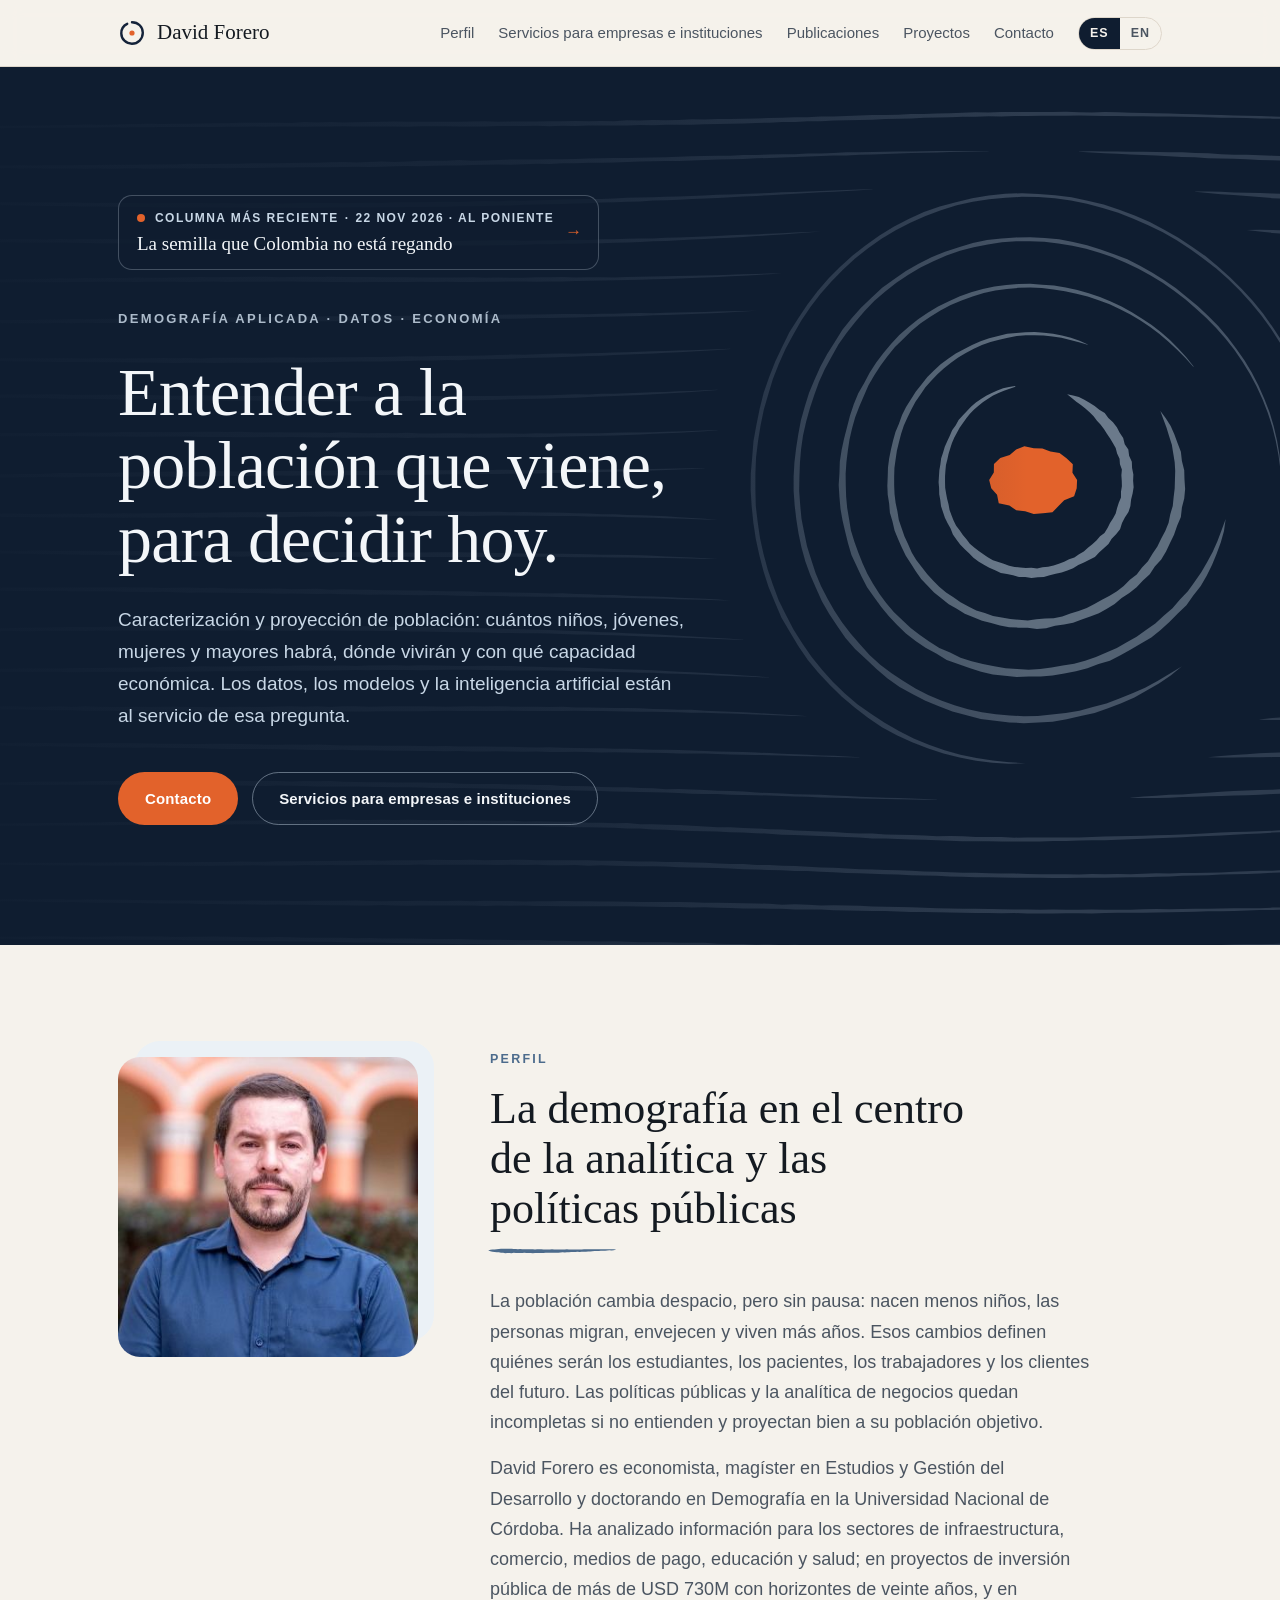
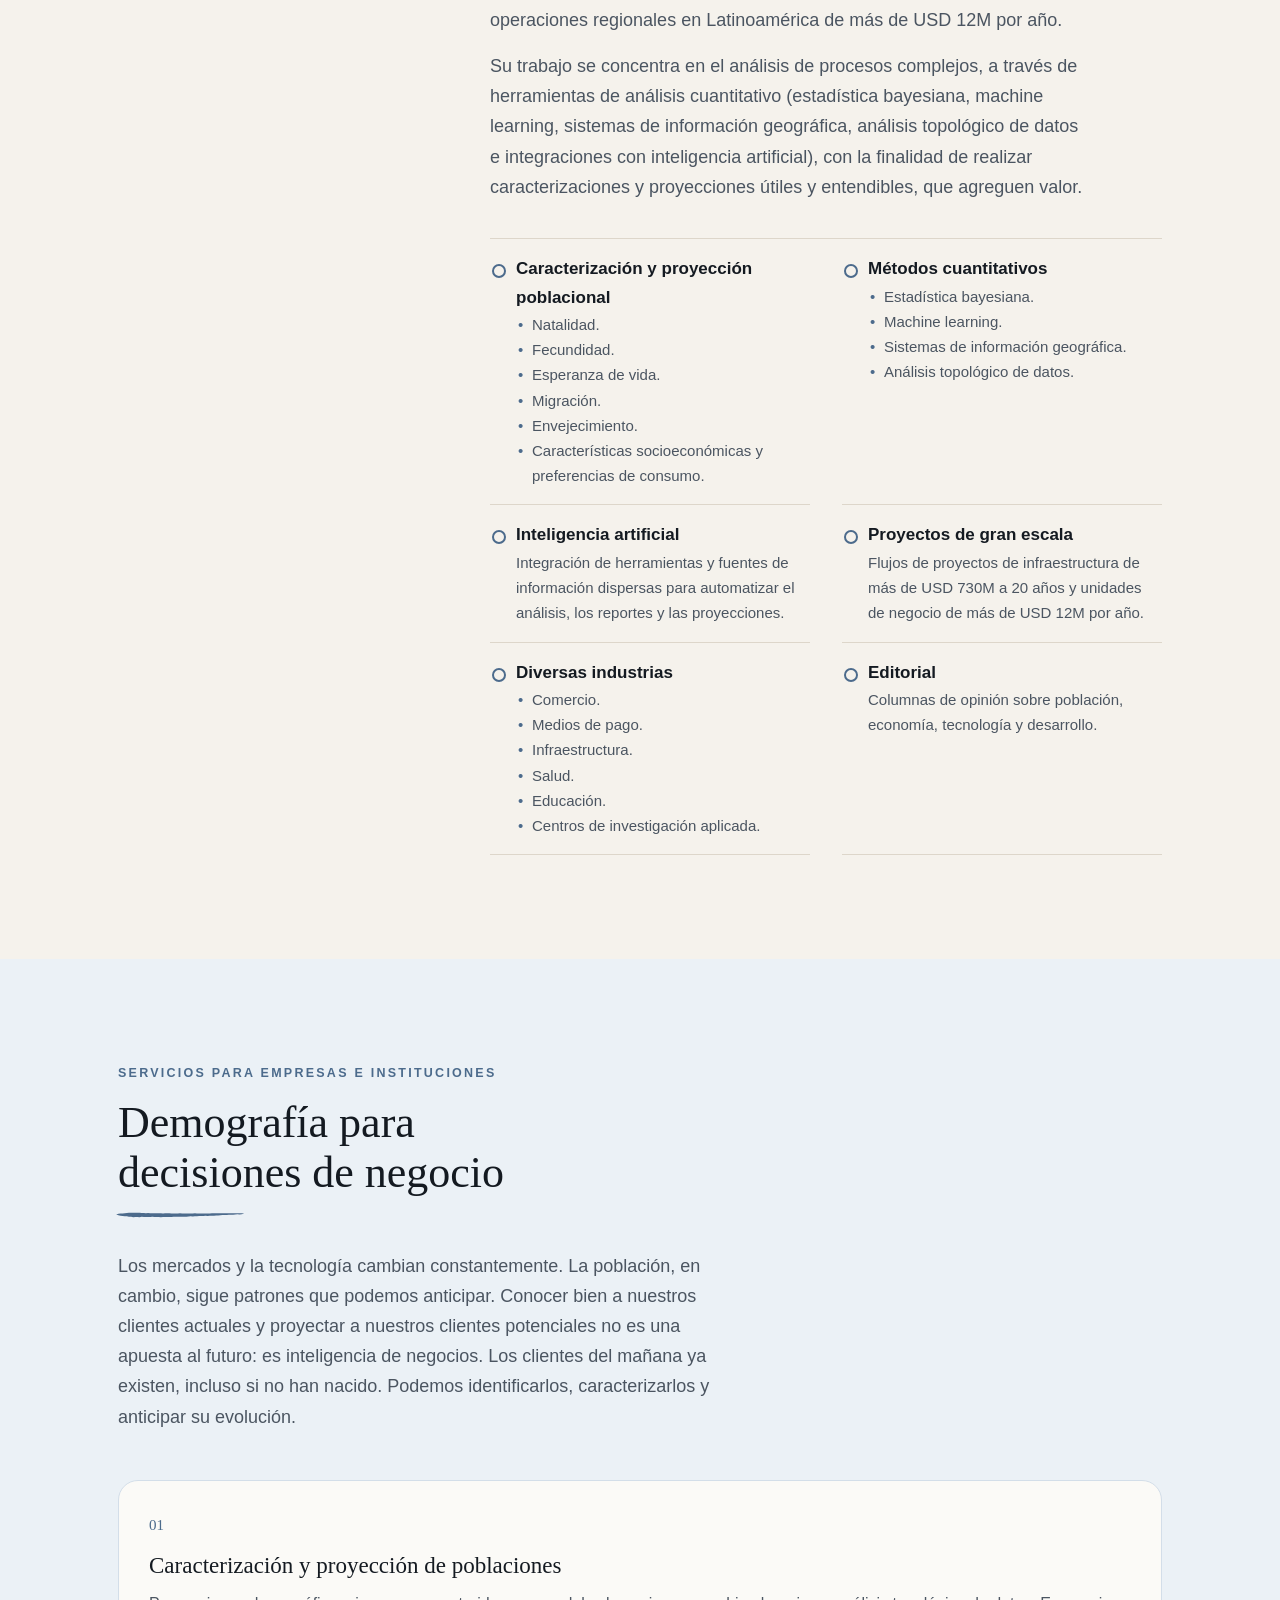
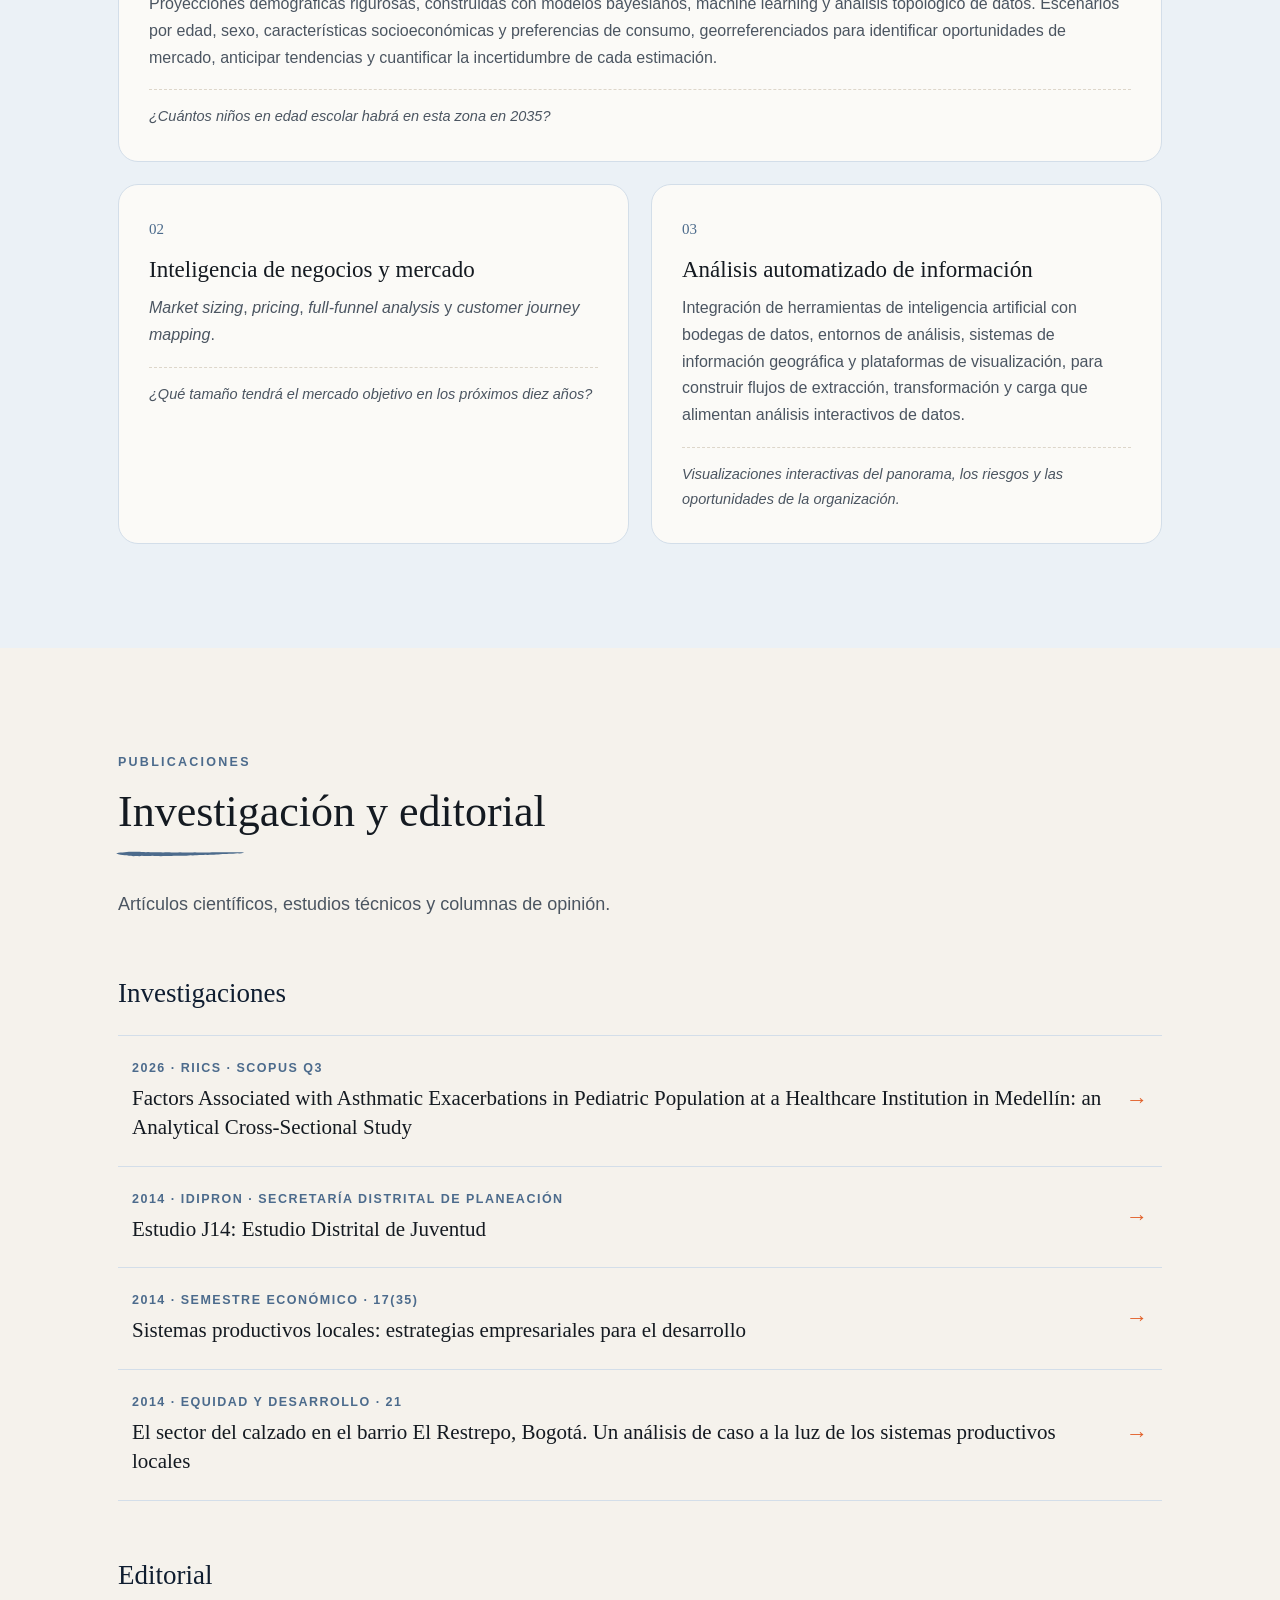
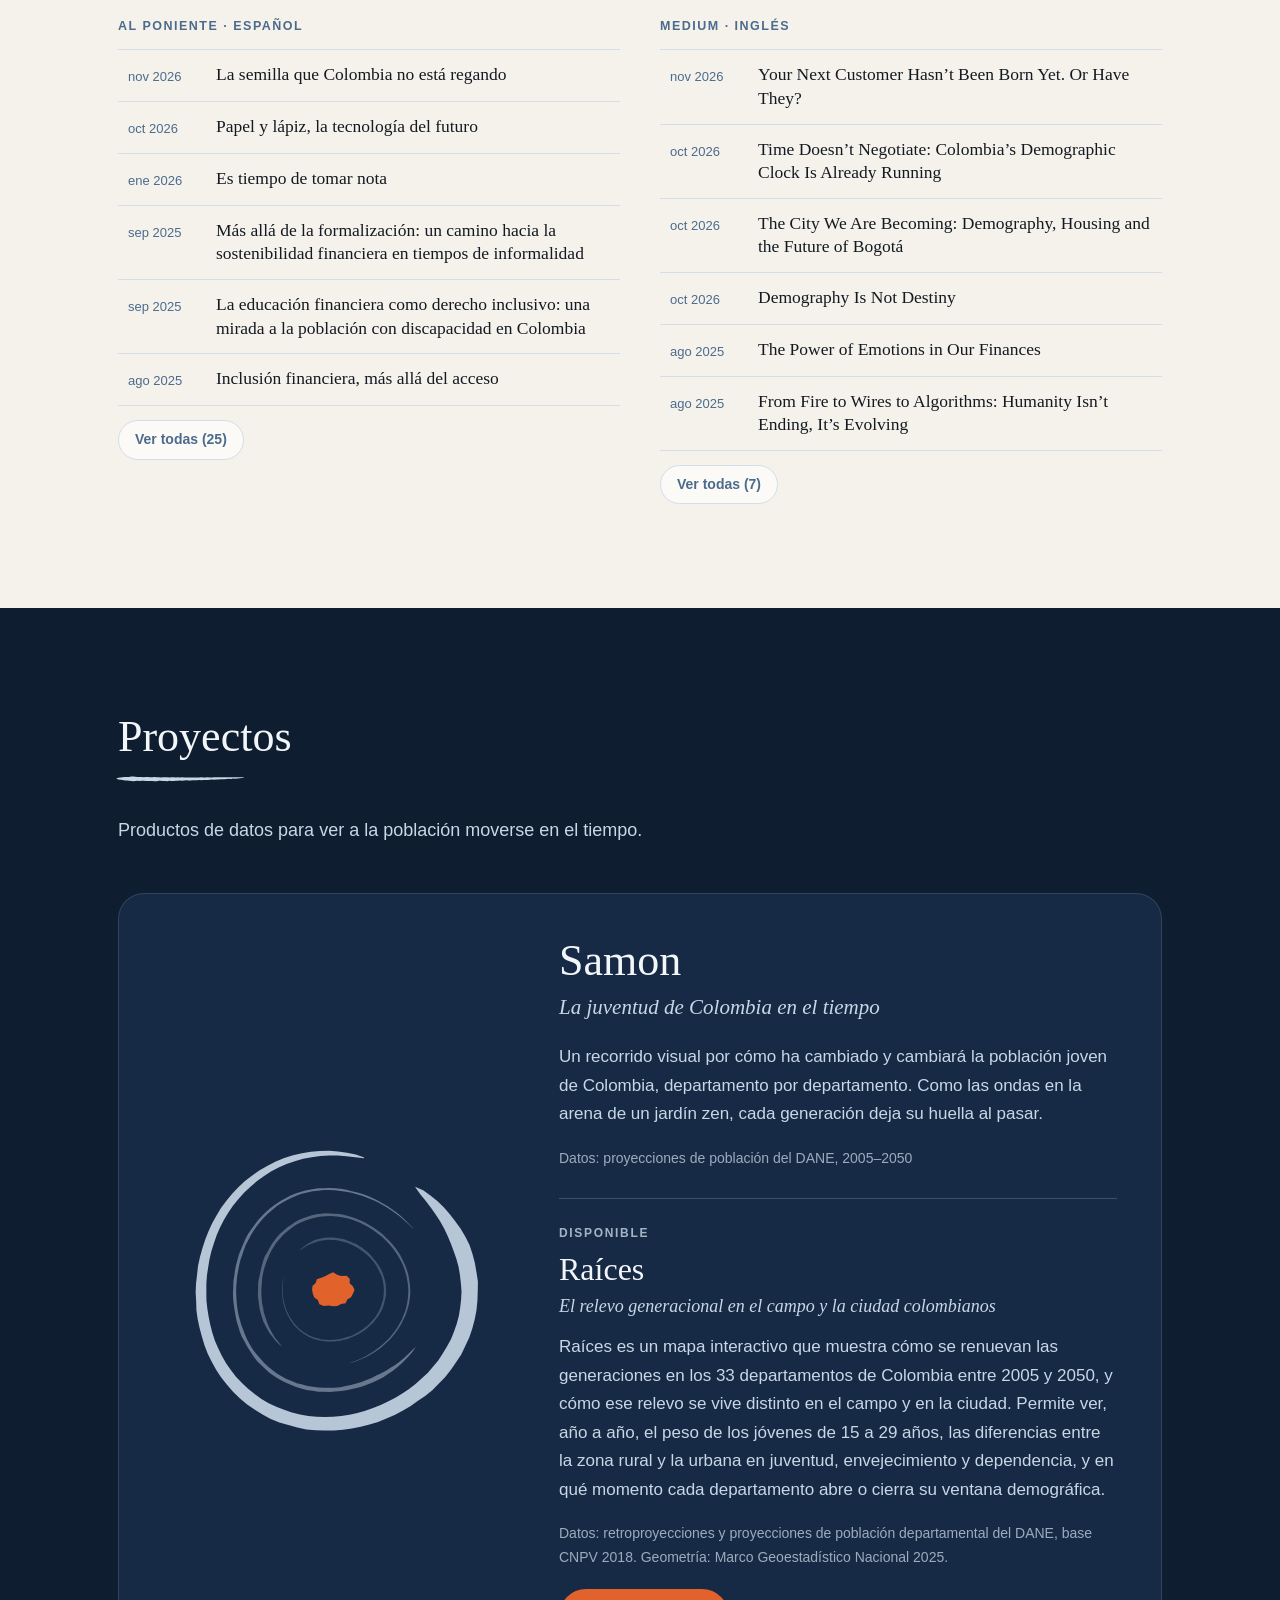
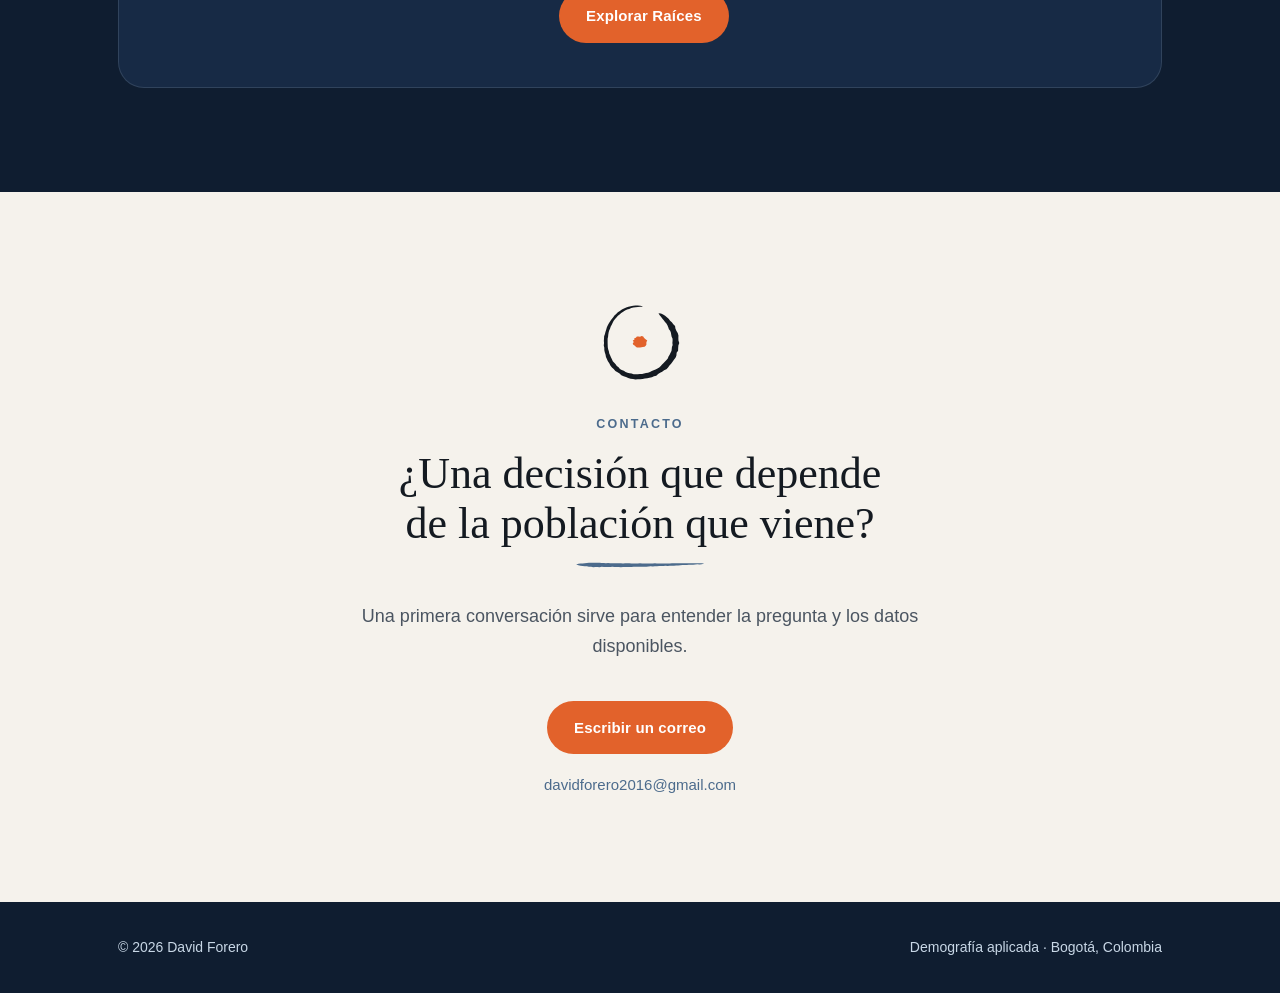
<file: index.html>
<!DOCTYPE html>
<html lang="es">
<head>
<meta charset="utf-8">
<meta name="viewport" content="width=device-width, initial-scale=1">
<title>David Forero · Demografía aplicada</title>
<meta name="description" content="Caracterización y proyección de población para decisiones de negocio y de política pública. Datos, modelos y visualización al servicio de la demografía.">
<meta property="og:title" content="David Forero · Demografía aplicada">
<meta property="og:description" content="Caracterización y proyección de población para decisiones de negocio y de política pública. Datos, modelos y visualización al servicio de la demografía.">
<meta property="og:type" content="website">
<meta name="theme-color" content="#0f1d30">
<link rel="alternate" hreflang="es" href="./">
<link rel="alternate" hreflang="en" href="en/">
<link rel="icon" href="assets/favicon.svg" type="image/svg+xml">
<link rel="stylesheet" href="assets/style.css">
</head>
<body>
<header class="site-header">
  <div class="wrap">
    <a class="brand" href="#top"><svg width="28" height="28" viewBox="0 0 28 28" aria-hidden="true"><path d="M14 3.2c6.2 0 10.8 4.6 10.8 10.6 0 6.1-4.8 10.9-10.9 10.9-5.9 0-10.5-4.5-10.6-10.3-.1-4.3 2.3-7.9 5.9-9.6" fill="none" stroke="#14233a" stroke-width="2.4" stroke-linecap="round"/><circle cx="14" cy="14" r="2.6" fill="#e2622b"/></svg><span>David Forero</span></a>
    <nav class="nav" aria-label="Principal"><a href="#perfil" class="hide-sm">Perfil</a><a href="#servicios" class="hide-sm">Servicios para empresas e instituciones</a><a href="#publicaciones" class="hide-sm">Publicaciones</a><a href="#proyectos" class="hide-sm">Proyectos</a><a href="#contacto">Contacto</a><div class="lang"><span aria-current="true">ES</span><a href="en/" hreflang="en" lang="en">EN</a></div></nav>
  </div>
</header>

<main id="top">
  <section class="hero dark">
    <div class="ink-field" data-ink="hero" aria-hidden="true"></div>
    <div class="wrap">
      <a class="latest" id="latest" data-src="assets/latest.json" href="https://alponiente.com/la-semilla-que-colombia-no-esta-regando/" target="_blank" rel="noopener"><span class="latest-meta"><span class="latest-label">Columna más reciente</span> · <span class="latest-date">22 nov 2026 · Al Poniente</span></span><span class="latest-title">La semilla que Colombia no está regando</span><span class="arrow" aria-hidden="true">→</span></a>
      <p class="kicker">Demografía aplicada · Datos · Economía</p>
      <h1>Entender a la población que viene, para decidir hoy.</h1>
      <p class="lead">Caracterización y proyección de población: cuántos niños, jóvenes, mujeres y mayores habrá, dónde vivirán y con qué capacidad económica. Los datos, los modelos y la inteligencia artificial están al servicio de esa pregunta.</p>
      <div class="actions">
        <a class="btn btn-accent" href="#contacto">Contacto</a>
        <a class="btn btn-ghost-light" href="#servicios">Servicios para empresas e instituciones</a>
      </div>
    </div>
  </section>

  <section class="block" id="perfil">
    <div class="wrap profile">
      <figure class="portrait">
        <img src="assets/david-forero.jpg" width="330" height="330" alt="Retrato de David Forero" loading="lazy">
      </figure>
      <div class="profile-text">
        <p class="section-label">Perfil</p><h2 class="">La demografía en el centro de la analítica y las políticas públicas</h2>
        <div class="prose"><p>La población cambia despacio, pero sin pausa: nacen menos niños, las personas migran, envejecen y viven más años. Esos cambios definen quiénes serán los estudiantes, los pacientes, los trabajadores y los clientes del futuro. Las políticas públicas y la analítica de negocios quedan incompletas si no entienden y proyectan bien a su población objetivo.</p><p>David Forero es economista, magíster en Estudios y Gestión del Desarrollo y doctorando en Demografía en la Universidad Nacional de Córdoba. Ha analizado información para los sectores de infraestructura, comercio, medios de pago, educación y salud; en proyectos de inversión pública de más de USD 730M con horizontes de veinte años, y en operaciones regionales en Latinoamérica de más de USD 12M por año.</p><p>Su trabajo se concentra en el análisis de procesos complejos, a través de herramientas de análisis cuantitativo (estadística bayesiana, machine learning, sistemas de información geográfica, análisis topológico de datos e integraciones con inteligencia artificial), con la finalidad de realizar caracterizaciones y proyecciones útiles y entendibles, que agreguen valor.</p></div>
        <ul class="facts"><li><strong>Caracterización y proyección poblacional</strong><span><span class="fact-list"><span>Natalidad.</span><span>Fecundidad.</span><span>Esperanza de vida.</span><span>Migración.</span><span>Envejecimiento.</span><span>Características socioeconómicas y preferencias de consumo.</span></span></span></li><li><strong>Métodos cuantitativos</strong><span><span class="fact-list"><span>Estadística bayesiana.</span><span>Machine learning.</span><span>Sistemas de información geográfica.</span><span>Análisis topológico de datos.</span></span></span></li><li><strong>Inteligencia artificial</strong><span>Integración de herramientas y fuentes de información dispersas para automatizar el análisis, los reportes y las proyecciones.</span></li><li><strong>Proyectos de gran escala</strong><span>Flujos de proyectos de infraestructura de más de USD 730M a 20 años y unidades de negocio de más de USD 12M por año.</span></li><li><strong>Diversas industrias</strong><span><span class="fact-list"><span>Comercio.</span><span>Medios de pago.</span><span>Infraestructura.</span><span>Salud.</span><span>Educación.</span><span>Centros de investigación aplicada.</span></span></span></li><li><strong>Editorial</strong><span>Columnas de opinión sobre población, economía, tecnología y desarrollo.</span></li></ul>
      </div>
    </div>
  </section>

  <section class="block ice" id="servicios">
    <div class="wrap">
      <p class="section-label">Servicios para empresas e instituciones</p><h2 class="">Demografía para decisiones de negocio</h2><p class="intro">Los mercados y la tecnología cambian constantemente. La población, en cambio, sigue patrones que podemos anticipar. Conocer bien a nuestros clientes actuales y proyectar a nuestros clientes potenciales no es una apuesta al futuro: es inteligencia de negocios. Los clientes del mañana ya existen, incluso si no han nacido. Podemos identificarlos, caracterizarlos y anticipar su evolución.</p>
      <div class="grid two"><article class="card"><span class="num">01</span><h3>Caracterización y proyección de poblaciones</h3><p>Proyecciones demográficas rigurosas, construidas con modelos bayesianos, machine learning y análisis topológico de datos. Escenarios por edad, sexo, características socioeconómicas y preferencias de consumo, georreferenciados para identificar oportunidades de mercado, anticipar tendencias y cuantificar la incertidumbre de cada estimación.</p><p class="example">¿Cuántos niños en edad escolar habrá en esta zona en 2035?</p></article><article class="card"><span class="num">02</span><h3>Inteligencia de negocios y mercado</h3><p><em>Market sizing</em>, <em>pricing</em>, <em>full-funnel analysis</em> y <em>customer journey mapping</em>.</p><p class="example">¿Qué tamaño tendrá el mercado objetivo en los próximos diez años?</p></article><article class="card"><span class="num">03</span><h3>Análisis automatizado de información</h3><p>Integración de herramientas de inteligencia artificial con bodegas de datos, entornos de análisis, sistemas de información geográfica y plataformas de visualización, para construir flujos de extracción, transformación y carga que alimentan análisis interactivos de datos.</p><p class="example">Visualizaciones interactivas del panorama, los riesgos y las oportunidades de la organización.</p></article></div>
    </div>
  </section>

  <section class="block" id="publicaciones">
    <div class="wrap">
      <p class="section-label">Publicaciones</p><h2 class="">Investigación y editorial</h2><p class="intro">Artículos científicos, estudios técnicos y columnas de opinión.</p>
      <h3 class="sub">Investigaciones</h3>
      <ul class="columns-list"><li><a href="https://doi.org/10.46634/riics.534" target="_blank" rel="noopener"><div><span class="venue">2026 · RIICS · Scopus Q3</span><span class="title">Factors Associated with Asthmatic Exacerbations in Pediatric Population at a Healthcare Institution in Medellín: an Analytical Cross-Sectional Study</span></div><span class="arrow" aria-hidden="true">→</span></a></li><li><a href="https://sistemas002.sdp.gov.co/sites/default/files/estu_juve_2014.pdf" target="_blank" rel="noopener"><div><span class="venue">2014 · IDIPRON · Secretaría Distrital de Planeación</span><span class="title">Estudio J14: Estudio Distrital de Juventud</span></div><span class="arrow" aria-hidden="true">→</span></a></li><li><a href="https://doi.org/10.22395/SEEC.V17N35A3" target="_blank" rel="noopener"><div><span class="venue">2014 · Semestre Económico · 17(35)</span><span class="title">Sistemas productivos locales: estrategias empresariales para el desarrollo</span></div><span class="arrow" aria-hidden="true">→</span></a></li><li><a href="https://doi.org/10.19052/ed.2349" target="_blank" rel="noopener"><div><span class="venue">2014 · Equidad y Desarrollo · 21</span><span class="title">El sector del calzado en el barrio El Restrepo, Bogotá. Un análisis de caso a la luz de los sistemas productivos locales</span></div><span class="arrow" aria-hidden="true">→</span></a></li></ul>
      <h3 class="sub">Editorial</h3>
      <div class="outlets" id="columns" data-src="assets/columns.json" data-see="Ver todas"><div class="outlet" data-outlet="alponiente"><h4>Al Poniente · español</h4><ul class="col-list"><li><a href="https://alponiente.com/la-semilla-que-colombia-no-esta-regando/" target="_blank" rel="noopener"><span class="date">nov 2026</span><span class="title">La semilla que Colombia no está regando</span></a></li><li><a href="https://alponiente.com/papel-y-lapiz-la-tecnologia-del-futuro/" target="_blank" rel="noopener"><span class="date">oct 2026</span><span class="title">Papel y lápiz, la tecnología del futuro</span></a></li><li><a href="https://alponiente.com/es-tiempo-de-tomar-nota/" target="_blank" rel="noopener"><span class="date">ene 2026</span><span class="title">Es tiempo de tomar nota</span></a></li><li><a href="https://alponiente.com/mas-alla-de-la-formalizacion-un-camino-hacia-la-sostenibilidad-financiera-en-tiempos-de-informalidad/" target="_blank" rel="noopener"><span class="date">sep 2025</span><span class="title">Más allá de la formalización: un camino hacia la sostenibilidad financiera en tiempos de informalidad</span></a></li><li><a href="https://alponiente.com/la-educacion-financiera-como-derecho-inclusivo-una-mirada-a-la-poblacion-con-discapacidad-en-colombia/" target="_blank" rel="noopener"><span class="date">sep 2025</span><span class="title">La educación financiera como derecho inclusivo: una mirada a la población con discapacidad en Colombia</span></a></li><li><a href="https://alponiente.com/inclusion-financiera-mas-alla-del-acceso/" target="_blank" rel="noopener"><span class="date">ago 2025</span><span class="title">Inclusión financiera, más allá del acceso</span></a></li></ul><details class="more"><summary>Ver todas (25)</summary><ul class="col-list"><li><a href="https://alponiente.com/prevencion-inteligente-la-clave-economica-para-la-salud-del-futuro/" target="_blank" rel="noopener"><span class="date">jun 2025</span><span class="title">Prevención inteligente: la clave económica para la salud del futuro</span></a></li><li><a href="https://alponiente.com/pymes-el-motor-oculto-del-desarrollo-el-empleo-y-la-innovacion-en-colombia/" target="_blank" rel="noopener"><span class="date">mar 2025</span><span class="title">Pymes: el motor oculto del desarrollo, el empleo y la innovación en Colombia</span></a></li><li><a href="https://alponiente.com/insistir-por-principio-2/" target="_blank" rel="noopener"><span class="date">feb 2025</span><span class="title">Insistir por principio</span></a></li><li><a href="https://alponiente.com/el-cambio-en-las-tasas-de-fecundidad-en-colombia-implicaciones-para-el-futuro/" target="_blank" rel="noopener"><span class="date">feb 2025</span><span class="title">El cambio en las tasas de fecundidad en Colombia: implicaciones para el futuro</span></a></li><li><a href="https://alponiente.com/la-poblacion-joven-en-colombia-algunos-datos-relevantes/" target="_blank" rel="noopener"><span class="date">feb 2025</span><span class="title">La población joven en Colombia. Algunos datos relevantes</span></a></li><li><a href="https://alponiente.com/nuevos-retos-mismos-problemas-el-cambio-demografico-en-bogota/" target="_blank" rel="noopener"><span class="date">feb 2025</span><span class="title">Nuevos retos, mismos problemas. El cambio demográfico en Bogotá</span></a></li><li><a href="https://alponiente.com/demografia-y-mercado-una-relacion-eterna/" target="_blank" rel="noopener"><span class="date">ene 2025</span><span class="title">Demografía y mercado. Una relación eterna</span></a></li><li><a href="https://alponiente.com/el-capricho-electoral-y-la-politica-monetaria/" target="_blank" rel="noopener"><span class="date">dic 2024</span><span class="title">El capricho electoral y la política monetaria</span></a></li><li><a href="https://alponiente.com/y-con-el-agua-lejos/" target="_blank" rel="noopener"><span class="date">abr 2024</span><span class="title">Y con el agua lejos…</span></a></li><li><a href="https://alponiente.com/inclusion-financiera-mas-alla-de-la-vulnerabilidad-y-calidad-de-vida/" target="_blank" rel="noopener"><span class="date">ene 2024</span><span class="title">Inclusión financiera. Más allá de la vulnerabilidad y calidad de vida</span></a></li><li><a href="https://alponiente.com/tranquilidad-financiera-y-calidad-de-vida/" target="_blank" rel="noopener"><span class="date">ene 2024</span><span class="title">Tranquilidad financiera y calidad de vida</span></a></li><li><a href="https://alponiente.com/desarrollo-local-una-tarea-obligada/" target="_blank" rel="noopener"><span class="date">feb 2023</span><span class="title">Desarrollo local. Una tarea obligada</span></a></li><li><a href="https://alponiente.com/ni-para-arriba-ni-para-abajo/" target="_blank" rel="noopener"><span class="date">ene 2023</span><span class="title">Ni para arriba ni para abajo</span></a></li><li><a href="https://alponiente.com/la-transicion-energetica/" target="_blank" rel="noopener"><span class="date">ene 2023</span><span class="title">La transición energética</span></a></li><li><a href="https://alponiente.com/ideas-economicas-minimas/" target="_blank" rel="noopener"><span class="date">mar 2022</span><span class="title">Ideas económicas mínimas</span></a></li><li><a href="https://alponiente.com/repensar-la-politica-industrial-de-nuevo-en-la-agenda/" target="_blank" rel="noopener"><span class="date">feb 2022</span><span class="title">Repensar la política industrial. De nuevo en la agenda</span></a></li><li><a href="https://alponiente.com/insistir-por-principio/" target="_blank" rel="noopener"><span class="date">oct 2021</span><span class="title">Insistir por principio</span></a></li><li><a href="https://alponiente.com/el-buen-votante/" target="_blank" rel="noopener"><span class="date">sep 2021</span><span class="title">El buen votante</span></a></li><li><a href="https://alponiente.com/una-tarea-pendiente/" target="_blank" rel="noopener"><span class="date">ago 2021</span><span class="title">Una tarea pendiente</span></a></li></ul></details></div><div class="outlet" data-outlet="medium"><h4>Medium · inglés</h4><ul class="col-list"><li><a href="https://medium.com/@davidforero2016/your-next-customer-hasnt-been-born-yet-or-have-they-cbd900273036" target="_blank" rel="noopener"><span class="date">nov 2026</span><span class="title">Your Next Customer Hasn’t Been Born Yet. Or Have They?</span></a></li><li><a href="https://medium.com/@davidforero2016/time-doesnt-negotiate-colombia-s-demographic-clock-is-already-running-e88f3e4d150d" target="_blank" rel="noopener"><span class="date">oct 2026</span><span class="title">Time Doesn’t Negotiate: Colombia’s Demographic Clock Is Already Running</span></a></li><li><a href="https://medium.com/@davidforero2016/the-city-we-are-becoming-demography-housing-and-the-future-of-bogot%C3%A1-54bc721b59ff" target="_blank" rel="noopener"><span class="date">oct 2026</span><span class="title">The City We Are Becoming: Demography, Housing and the Future of Bogotá</span></a></li><li><a href="https://medium.com/@davidforero2016/demography-is-not-destiny-4d943cd30075" target="_blank" rel="noopener"><span class="date">oct 2026</span><span class="title">Demography Is Not Destiny</span></a></li><li><a href="https://medium.com/@davidforero2016/the-power-of-emotions-in-our-finances-11904bc03700" target="_blank" rel="noopener"><span class="date">ago 2025</span><span class="title">The Power of Emotions in Our Finances</span></a></li><li><a href="https://medium.com/@davidforero2016/from-fire-to-wires-to-algorithms-humanity-isnt-ending-it-s-evolving-d20fe8467c89" target="_blank" rel="noopener"><span class="date">ago 2025</span><span class="title">From Fire to Wires to Algorithms: Humanity Isn’t Ending, It’s Evolving</span></a></li></ul><details class="more"><summary>Ver todas (7)</summary><ul class="col-list"><li><a href="https://medium.com/@davidforero2016/strain-on-healthcare-systems-b1e640531e9b" target="_blank" rel="noopener"><span class="date">may 2025</span><span class="title">Rethinking Aging: Why Societies Must Act Now</span></a></li></ul></details></div></div>
    </div>
  </section>

  <section class="block dark" id="proyectos">
    <div class="wrap">
      <h2 class="">Proyectos</h2><p class="intro">Productos de datos para ver a la población moverse en el tiempo.</p>
      <article class="project"><div class="project-art" data-ink="enso" aria-hidden="true"></div><div class="project-body"><h3>Samon</h3><p class="subtitle">La juventud de Colombia en el tiempo</p><p>Un recorrido visual por cómo ha cambiado y cambiará la población joven de Colombia, departamento por departamento. Como las ondas en la arena de un jardín zen, cada generación deja su huella al pasar.</p><p class="meta">Datos: proyecciones de población del DANE, 2005–2050</p><div class="release"><span class="release-label">Disponible</span><h4>Raíces</h4><p class="release-sub">El relevo generacional en el campo y la ciudad colombianos</p><p>Raíces es un mapa interactivo que muestra cómo se renuevan las generaciones en los 33 departamentos de Colombia entre 2005 y 2050, y cómo ese relevo se vive distinto en el campo y en la ciudad. Permite ver, año a año, el peso de los jóvenes de 15 a 29 años, las diferencias entre la zona rural y la urbana en juventud, envejecimiento y dependencia, y en qué momento cada departamento abre o cierra su ventana demográfica.</p><p class="meta">Datos: retroproyecciones y proyecciones de población departamental del DANE, base CNPV 2018. Geometría: Marco Geoestadístico Nacional 2025.</p><a class="btn btn-accent" href="raices/">Explorar Raíces</a></div></div></article>
    </div>
  </section>

  <section class="block contact" id="contacto">
    <div class="wrap">
      <div class="contact-mark" data-ink="enso-small" aria-hidden="true"></div>
      <p class="section-label">Contacto</p><h2 class="">¿Una decisión que depende de la población que viene?</h2><p class="intro">Una primera conversación sirve para entender la pregunta y los datos disponibles.</p>
      <div class="actions"><a class="btn btn-accent" href="mailto:davidforero2016@gmail.com">Escribir un correo</a></div>
      <p class="mail"><a href="mailto:davidforero2016@gmail.com">davidforero2016@gmail.com</a></p>
    </div>
  </section>
</main>

<footer class="site-footer">
  <div class="wrap"><span>© 2026 David Forero</span><span>Demografía aplicada · Bogotá, Colombia</span></div>
</footer>
<script src="assets/ink.js" defer></script>
<script src="assets/latest.js" defer></script>
<script src="assets/columns.js" defer></script>
<script data-goatcounter="https://davidforero.goatcounter.com/count" async src="https://gc.zgo.at/count.js"></script>
</body>
</html>
</file>
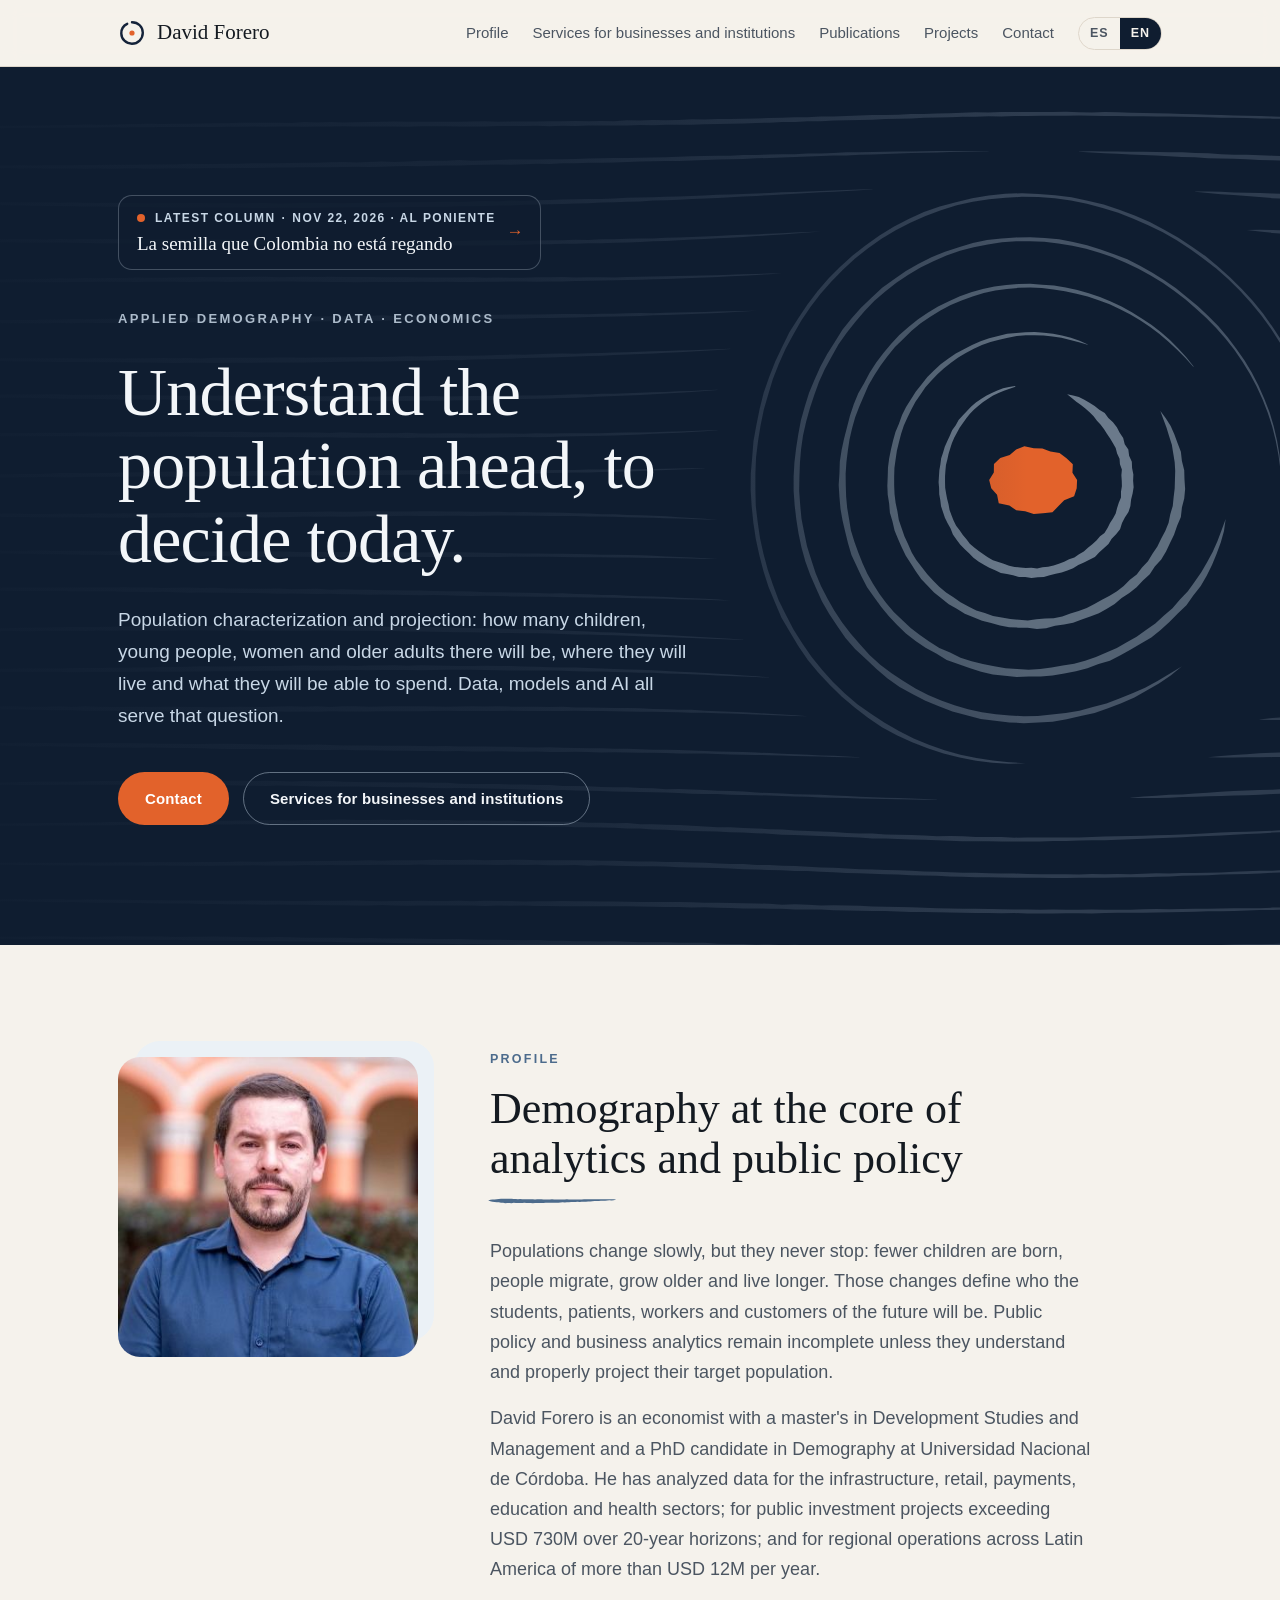
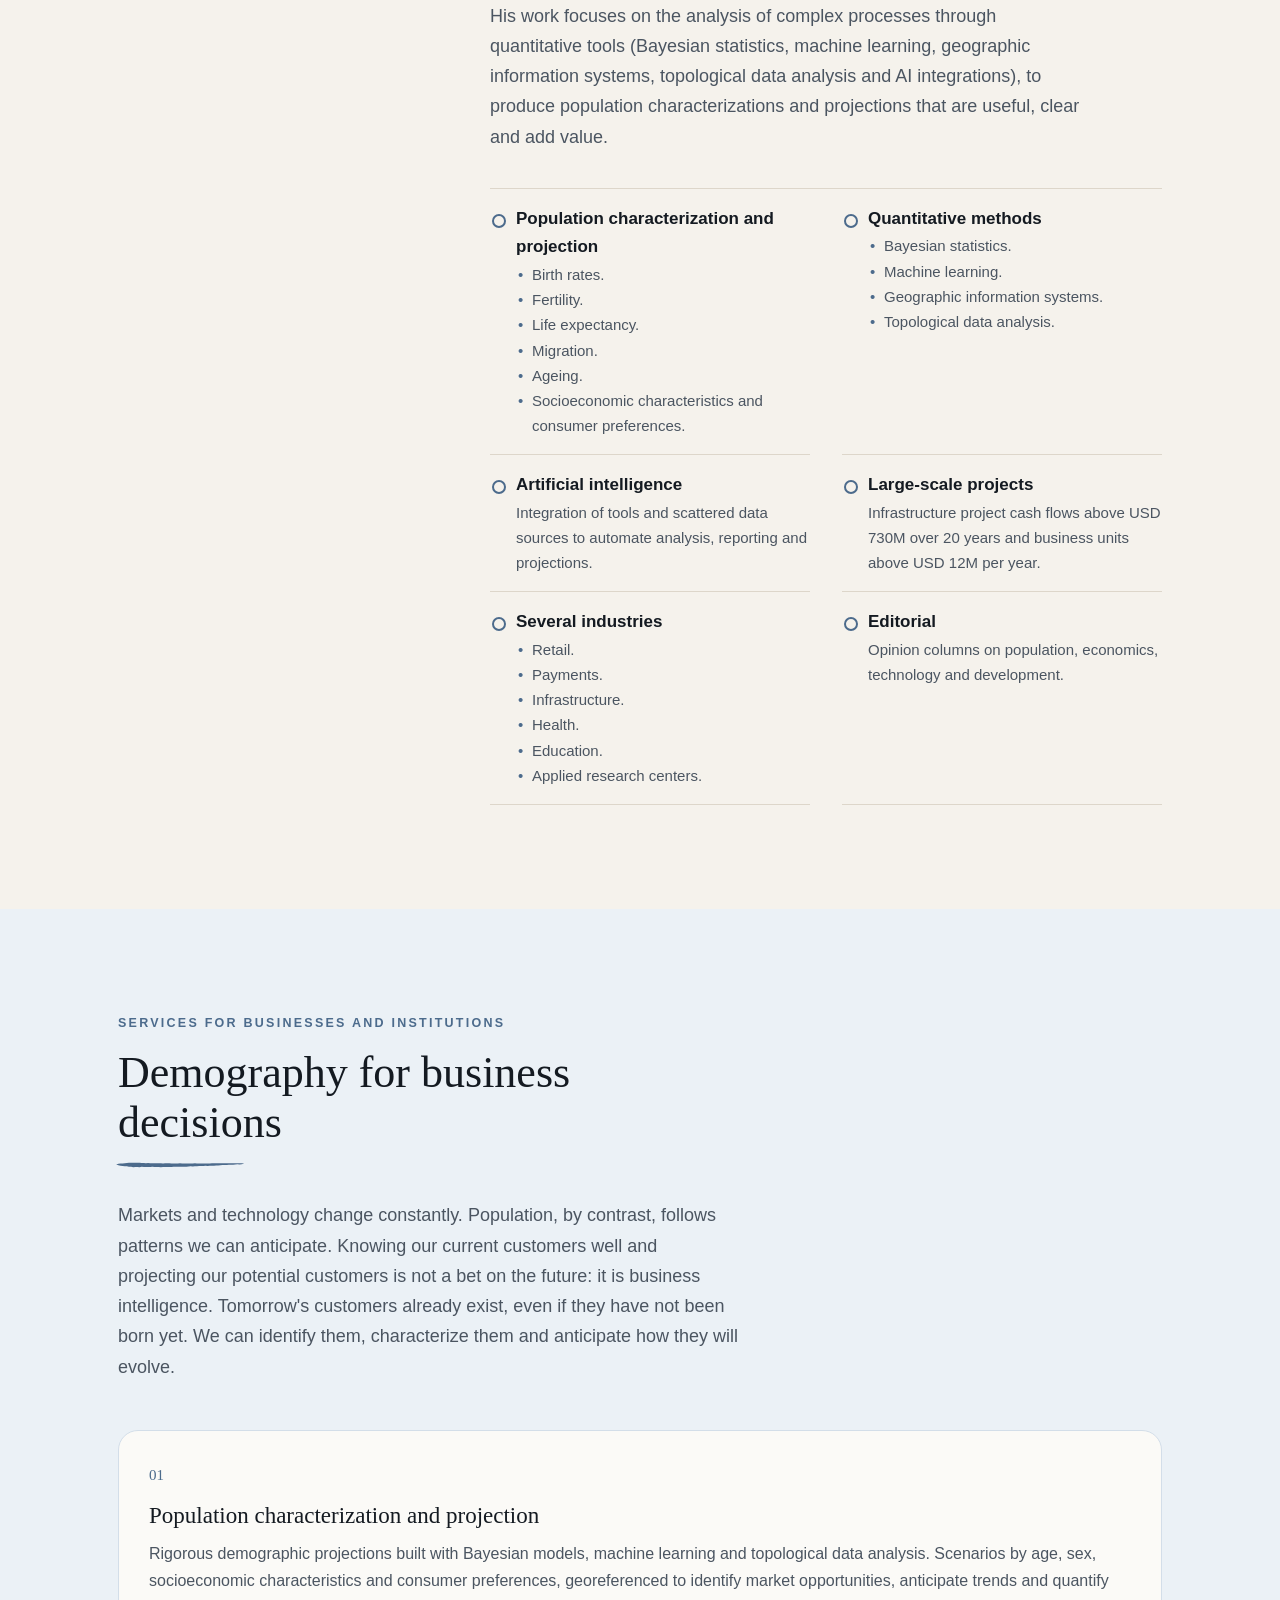
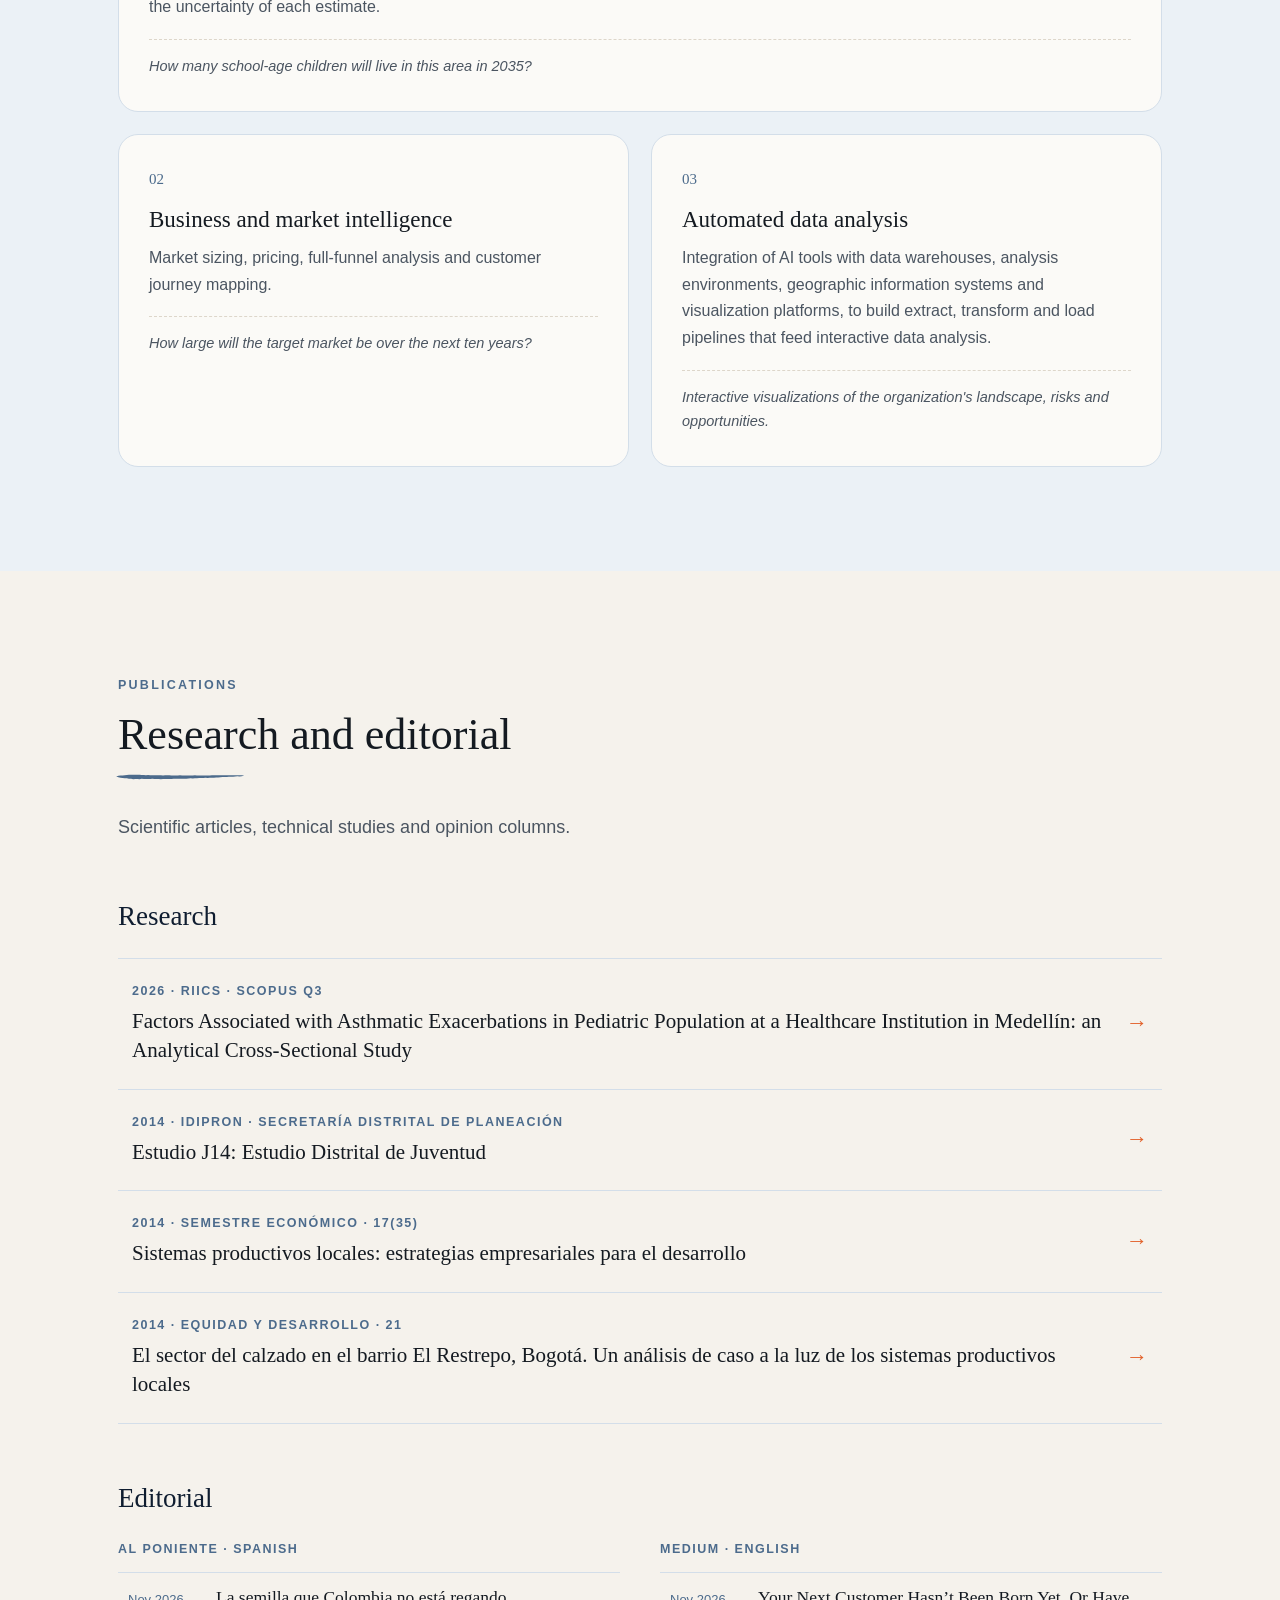
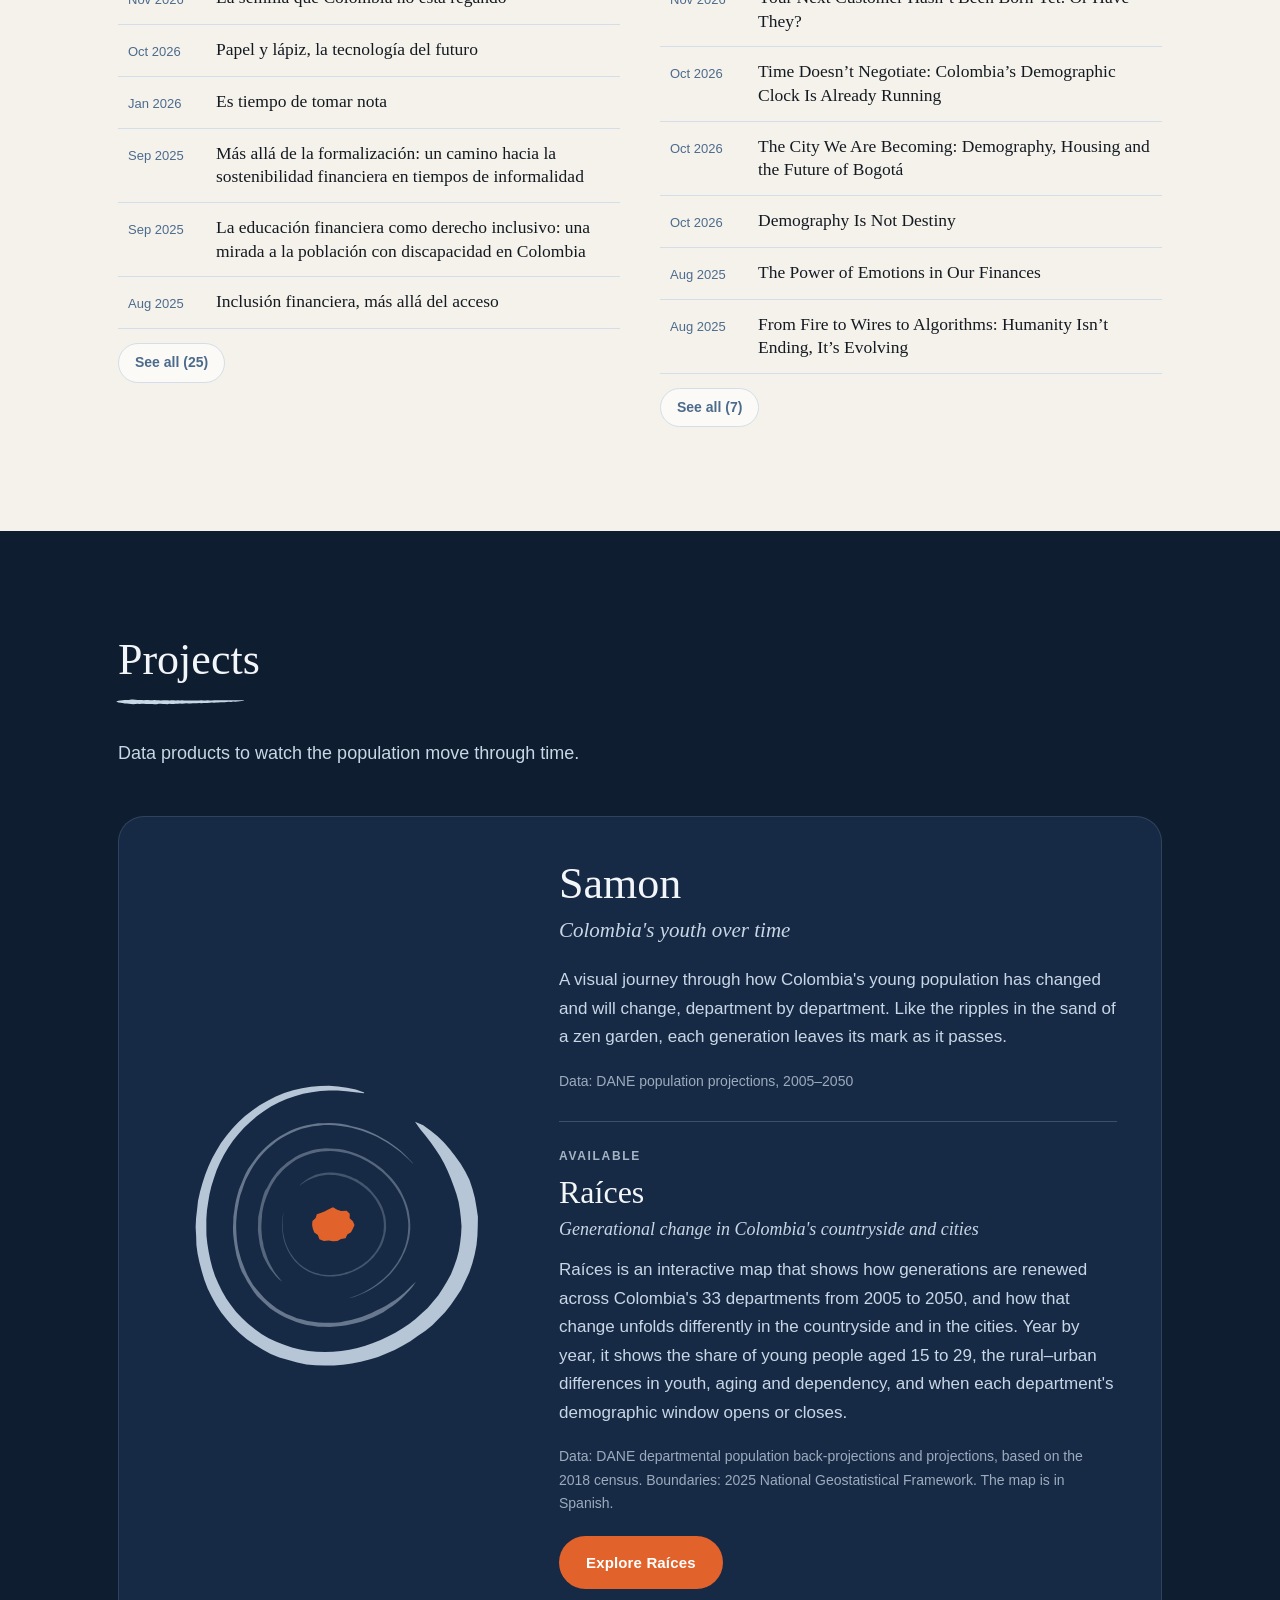
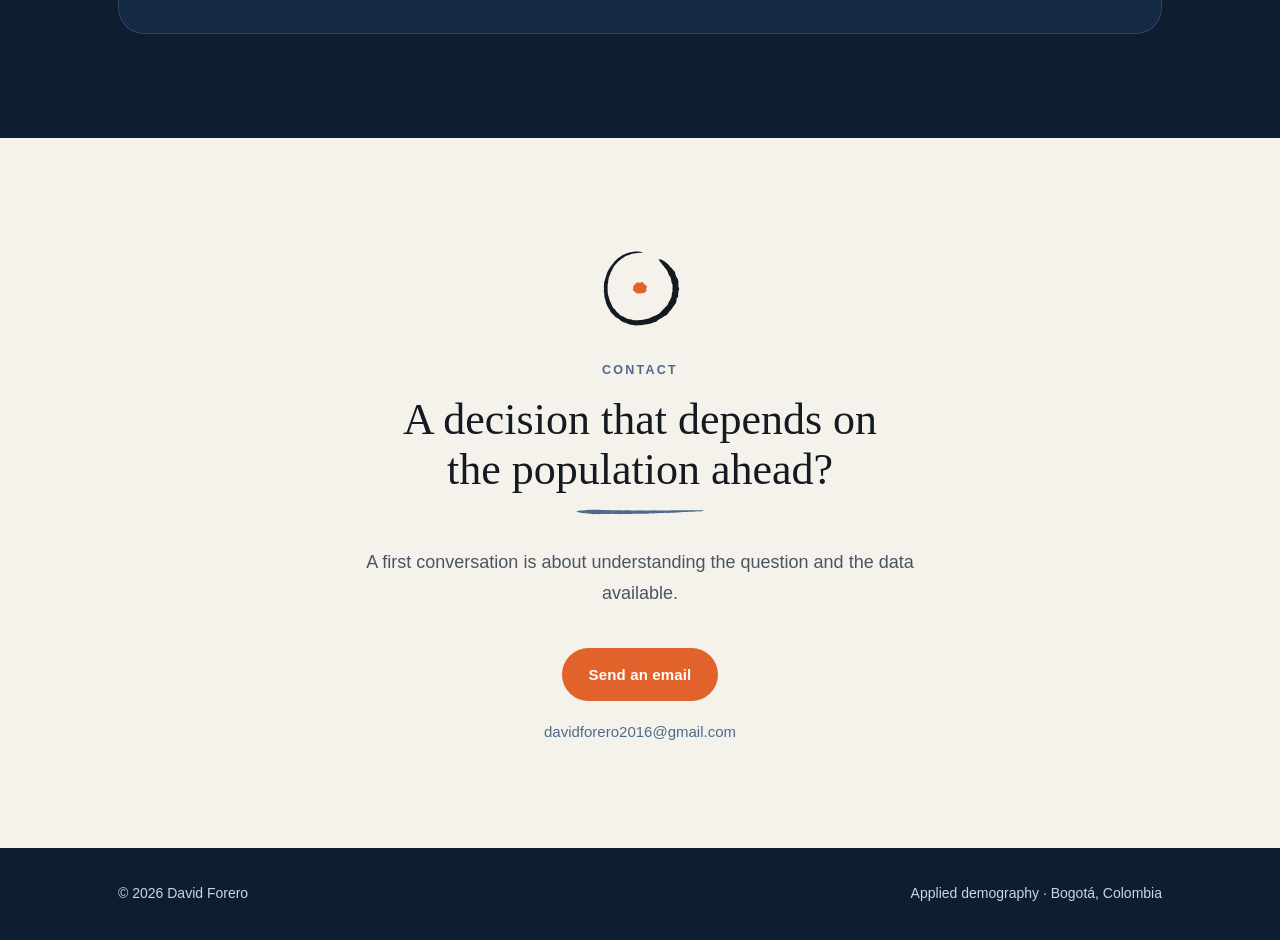
<file: en/index.html>
<!DOCTYPE html>
<html lang="en">
<head>
<meta charset="utf-8">
<meta name="viewport" content="width=device-width, initial-scale=1">
<title>David Forero · Applied demography</title>
<meta name="description" content="Population characterization and projection for business and public policy decisions. Data, models and visualization in service of demography.">
<meta property="og:title" content="David Forero · Applied demography">
<meta property="og:description" content="Population characterization and projection for business and public policy decisions. Data, models and visualization in service of demography.">
<meta property="og:type" content="website">
<meta name="theme-color" content="#0f1d30">
<link rel="alternate" hreflang="es" href=".././">
<link rel="alternate" hreflang="en" href="../en/">
<link rel="icon" href="../assets/favicon.svg" type="image/svg+xml">
<link rel="stylesheet" href="../assets/style.css">
</head>
<body>
<header class="site-header">
  <div class="wrap">
    <a class="brand" href="#top"><svg width="28" height="28" viewBox="0 0 28 28" aria-hidden="true"><path d="M14 3.2c6.2 0 10.8 4.6 10.8 10.6 0 6.1-4.8 10.9-10.9 10.9-5.9 0-10.5-4.5-10.6-10.3-.1-4.3 2.3-7.9 5.9-9.6" fill="none" stroke="#14233a" stroke-width="2.4" stroke-linecap="round"/><circle cx="14" cy="14" r="2.6" fill="#e2622b"/></svg><span>David Forero</span></a>
    <nav class="nav" aria-label="Principal"><a href="#perfil" class="hide-sm">Profile</a><a href="#servicios" class="hide-sm">Services for businesses and institutions</a><a href="#publicaciones" class="hide-sm">Publications</a><a href="#proyectos" class="hide-sm">Projects</a><a href="#contacto">Contact</a><div class="lang"><a href="../" hreflang="es" lang="es">ES</a><span aria-current="true">EN</span></div></nav>
  </div>
</header>

<main id="top">
  <section class="hero dark">
    <div class="ink-field" data-ink="hero" aria-hidden="true"></div>
    <div class="wrap">
      <a class="latest" id="latest" data-src="../assets/latest.json" href="https://alponiente.com/la-semilla-que-colombia-no-esta-regando/" target="_blank" rel="noopener"><span class="latest-meta"><span class="latest-label">Latest column</span> · <span class="latest-date">Nov 22, 2026 · Al Poniente</span></span><span class="latest-title">La semilla que Colombia no está regando</span><span class="arrow" aria-hidden="true">→</span></a>
      <p class="kicker">Applied demography · Data · Economics</p>
      <h1>Understand the population ahead, to decide today.</h1>
      <p class="lead">Population characterization and projection: how many children, young people, women and older adults there will be, where they will live and what they will be able to spend. Data, models and AI all serve that question.</p>
      <div class="actions">
        <a class="btn btn-accent" href="#contacto">Contact</a>
        <a class="btn btn-ghost-light" href="#servicios">Services for businesses and institutions</a>
      </div>
    </div>
  </section>

  <section class="block" id="perfil">
    <div class="wrap profile">
      <figure class="portrait">
        <img src="../assets/david-forero.jpg" width="330" height="330" alt="Portrait of David Forero" loading="lazy">
      </figure>
      <div class="profile-text">
        <p class="section-label">Profile</p><h2 class="">Demography at the core of analytics and public policy</h2>
        <div class="prose"><p>Populations change slowly, but they never stop: fewer children are born, people migrate, grow older and live longer. Those changes define who the students, patients, workers and customers of the future will be. Public policy and business analytics remain incomplete unless they understand and properly project their target population.</p><p>David Forero is an economist with a master's in Development Studies and Management and a PhD candidate in Demography at Universidad Nacional de Córdoba. He has analyzed data for the infrastructure, retail, payments, education and health sectors; for public investment projects exceeding USD 730M over 20-year horizons; and for regional operations across Latin America of more than USD 12M per year.</p><p>His work focuses on the analysis of complex processes through quantitative tools (Bayesian statistics, machine learning, geographic information systems, topological data analysis and AI integrations), to produce population characterizations and projections that are useful, clear and add value.</p></div>
        <ul class="facts"><li><strong>Population characterization and projection</strong><span><span class="fact-list"><span>Birth rates.</span><span>Fertility.</span><span>Life expectancy.</span><span>Migration.</span><span>Ageing.</span><span>Socioeconomic characteristics and consumer preferences.</span></span></span></li><li><strong>Quantitative methods</strong><span><span class="fact-list"><span>Bayesian statistics.</span><span>Machine learning.</span><span>Geographic information systems.</span><span>Topological data analysis.</span></span></span></li><li><strong>Artificial intelligence</strong><span>Integration of tools and scattered data sources to automate analysis, reporting and projections.</span></li><li><strong>Large-scale projects</strong><span>Infrastructure project cash flows above USD 730M over 20 years and business units above USD 12M per year.</span></li><li><strong>Several industries</strong><span><span class="fact-list"><span>Retail.</span><span>Payments.</span><span>Infrastructure.</span><span>Health.</span><span>Education.</span><span>Applied research centers.</span></span></span></li><li><strong>Editorial</strong><span>Opinion columns on population, economics, technology and development.</span></li></ul>
      </div>
    </div>
  </section>

  <section class="block ice" id="servicios">
    <div class="wrap">
      <p class="section-label">Services for businesses and institutions</p><h2 class="">Demography for business decisions</h2><p class="intro">Markets and technology change constantly. Population, by contrast, follows patterns we can anticipate. Knowing our current customers well and projecting our potential customers is not a bet on the future: it is business intelligence. Tomorrow's customers already exist, even if they have not been born yet. We can identify them, characterize them and anticipate how they will evolve.</p>
      <div class="grid two"><article class="card"><span class="num">01</span><h3>Population characterization and projection</h3><p>Rigorous demographic projections built with Bayesian models, machine learning and topological data analysis. Scenarios by age, sex, socioeconomic characteristics and consumer preferences, georeferenced to identify market opportunities, anticipate trends and quantify the uncertainty of each estimate.</p><p class="example">How many school-age children will live in this area in 2035?</p></article><article class="card"><span class="num">02</span><h3>Business and market intelligence</h3><p>Market sizing, pricing, full-funnel analysis and customer journey mapping.</p><p class="example">How large will the target market be over the next ten years?</p></article><article class="card"><span class="num">03</span><h3>Automated data analysis</h3><p>Integration of AI tools with data warehouses, analysis environments, geographic information systems and visualization platforms, to build extract, transform and load pipelines that feed interactive data analysis.</p><p class="example">Interactive visualizations of the organization's landscape, risks and opportunities.</p></article></div>
    </div>
  </section>

  <section class="block" id="publicaciones">
    <div class="wrap">
      <p class="section-label">Publications</p><h2 class="">Research and editorial</h2><p class="intro">Scientific articles, technical studies and opinion columns.</p>
      <h3 class="sub">Research</h3>
      <ul class="columns-list"><li><a href="https://doi.org/10.46634/riics.534" target="_blank" rel="noopener"><div><span class="venue">2026 · RIICS · Scopus Q3</span><span class="title">Factors Associated with Asthmatic Exacerbations in Pediatric Population at a Healthcare Institution in Medellín: an Analytical Cross-Sectional Study</span></div><span class="arrow" aria-hidden="true">→</span></a></li><li><a href="https://sistemas002.sdp.gov.co/sites/default/files/estu_juve_2014.pdf" target="_blank" rel="noopener"><div><span class="venue">2014 · IDIPRON · Secretaría Distrital de Planeación</span><span class="title">Estudio J14: Estudio Distrital de Juventud</span></div><span class="arrow" aria-hidden="true">→</span></a></li><li><a href="https://doi.org/10.22395/SEEC.V17N35A3" target="_blank" rel="noopener"><div><span class="venue">2014 · Semestre Económico · 17(35)</span><span class="title">Sistemas productivos locales: estrategias empresariales para el desarrollo</span></div><span class="arrow" aria-hidden="true">→</span></a></li><li><a href="https://doi.org/10.19052/ed.2349" target="_blank" rel="noopener"><div><span class="venue">2014 · Equidad y Desarrollo · 21</span><span class="title">El sector del calzado en el barrio El Restrepo, Bogotá. Un análisis de caso a la luz de los sistemas productivos locales</span></div><span class="arrow" aria-hidden="true">→</span></a></li></ul>
      <h3 class="sub">Editorial</h3>
      <div class="outlets" id="columns" data-src="../assets/columns.json" data-see="See all"><div class="outlet" data-outlet="alponiente"><h4>Al Poniente · Spanish</h4><ul class="col-list"><li><a href="https://alponiente.com/la-semilla-que-colombia-no-esta-regando/" target="_blank" rel="noopener"><span class="date">Nov 2026</span><span class="title">La semilla que Colombia no está regando</span></a></li><li><a href="https://alponiente.com/papel-y-lapiz-la-tecnologia-del-futuro/" target="_blank" rel="noopener"><span class="date">Oct 2026</span><span class="title">Papel y lápiz, la tecnología del futuro</span></a></li><li><a href="https://alponiente.com/es-tiempo-de-tomar-nota/" target="_blank" rel="noopener"><span class="date">Jan 2026</span><span class="title">Es tiempo de tomar nota</span></a></li><li><a href="https://alponiente.com/mas-alla-de-la-formalizacion-un-camino-hacia-la-sostenibilidad-financiera-en-tiempos-de-informalidad/" target="_blank" rel="noopener"><span class="date">Sep 2025</span><span class="title">Más allá de la formalización: un camino hacia la sostenibilidad financiera en tiempos de informalidad</span></a></li><li><a href="https://alponiente.com/la-educacion-financiera-como-derecho-inclusivo-una-mirada-a-la-poblacion-con-discapacidad-en-colombia/" target="_blank" rel="noopener"><span class="date">Sep 2025</span><span class="title">La educación financiera como derecho inclusivo: una mirada a la población con discapacidad en Colombia</span></a></li><li><a href="https://alponiente.com/inclusion-financiera-mas-alla-del-acceso/" target="_blank" rel="noopener"><span class="date">Aug 2025</span><span class="title">Inclusión financiera, más allá del acceso</span></a></li></ul><details class="more"><summary>See all (25)</summary><ul class="col-list"><li><a href="https://alponiente.com/prevencion-inteligente-la-clave-economica-para-la-salud-del-futuro/" target="_blank" rel="noopener"><span class="date">Jun 2025</span><span class="title">Prevención inteligente: la clave económica para la salud del futuro</span></a></li><li><a href="https://alponiente.com/pymes-el-motor-oculto-del-desarrollo-el-empleo-y-la-innovacion-en-colombia/" target="_blank" rel="noopener"><span class="date">Mar 2025</span><span class="title">Pymes: el motor oculto del desarrollo, el empleo y la innovación en Colombia</span></a></li><li><a href="https://alponiente.com/insistir-por-principio-2/" target="_blank" rel="noopener"><span class="date">Feb 2025</span><span class="title">Insistir por principio</span></a></li><li><a href="https://alponiente.com/el-cambio-en-las-tasas-de-fecundidad-en-colombia-implicaciones-para-el-futuro/" target="_blank" rel="noopener"><span class="date">Feb 2025</span><span class="title">El cambio en las tasas de fecundidad en Colombia: implicaciones para el futuro</span></a></li><li><a href="https://alponiente.com/la-poblacion-joven-en-colombia-algunos-datos-relevantes/" target="_blank" rel="noopener"><span class="date">Feb 2025</span><span class="title">La población joven en Colombia. Algunos datos relevantes</span></a></li><li><a href="https://alponiente.com/nuevos-retos-mismos-problemas-el-cambio-demografico-en-bogota/" target="_blank" rel="noopener"><span class="date">Feb 2025</span><span class="title">Nuevos retos, mismos problemas. El cambio demográfico en Bogotá</span></a></li><li><a href="https://alponiente.com/demografia-y-mercado-una-relacion-eterna/" target="_blank" rel="noopener"><span class="date">Jan 2025</span><span class="title">Demografía y mercado. Una relación eterna</span></a></li><li><a href="https://alponiente.com/el-capricho-electoral-y-la-politica-monetaria/" target="_blank" rel="noopener"><span class="date">Dec 2024</span><span class="title">El capricho electoral y la política monetaria</span></a></li><li><a href="https://alponiente.com/y-con-el-agua-lejos/" target="_blank" rel="noopener"><span class="date">Apr 2024</span><span class="title">Y con el agua lejos…</span></a></li><li><a href="https://alponiente.com/inclusion-financiera-mas-alla-de-la-vulnerabilidad-y-calidad-de-vida/" target="_blank" rel="noopener"><span class="date">Jan 2024</span><span class="title">Inclusión financiera. Más allá de la vulnerabilidad y calidad de vida</span></a></li><li><a href="https://alponiente.com/tranquilidad-financiera-y-calidad-de-vida/" target="_blank" rel="noopener"><span class="date">Jan 2024</span><span class="title">Tranquilidad financiera y calidad de vida</span></a></li><li><a href="https://alponiente.com/desarrollo-local-una-tarea-obligada/" target="_blank" rel="noopener"><span class="date">Feb 2023</span><span class="title">Desarrollo local. Una tarea obligada</span></a></li><li><a href="https://alponiente.com/ni-para-arriba-ni-para-abajo/" target="_blank" rel="noopener"><span class="date">Jan 2023</span><span class="title">Ni para arriba ni para abajo</span></a></li><li><a href="https://alponiente.com/la-transicion-energetica/" target="_blank" rel="noopener"><span class="date">Jan 2023</span><span class="title">La transición energética</span></a></li><li><a href="https://alponiente.com/ideas-economicas-minimas/" target="_blank" rel="noopener"><span class="date">Mar 2022</span><span class="title">Ideas económicas mínimas</span></a></li><li><a href="https://alponiente.com/repensar-la-politica-industrial-de-nuevo-en-la-agenda/" target="_blank" rel="noopener"><span class="date">Feb 2022</span><span class="title">Repensar la política industrial. De nuevo en la agenda</span></a></li><li><a href="https://alponiente.com/insistir-por-principio/" target="_blank" rel="noopener"><span class="date">Oct 2021</span><span class="title">Insistir por principio</span></a></li><li><a href="https://alponiente.com/el-buen-votante/" target="_blank" rel="noopener"><span class="date">Sep 2021</span><span class="title">El buen votante</span></a></li><li><a href="https://alponiente.com/una-tarea-pendiente/" target="_blank" rel="noopener"><span class="date">Aug 2021</span><span class="title">Una tarea pendiente</span></a></li></ul></details></div><div class="outlet" data-outlet="medium"><h4>Medium · English</h4><ul class="col-list"><li><a href="https://medium.com/@davidforero2016/your-next-customer-hasnt-been-born-yet-or-have-they-cbd900273036" target="_blank" rel="noopener"><span class="date">Nov 2026</span><span class="title">Your Next Customer Hasn’t Been Born Yet. Or Have They?</span></a></li><li><a href="https://medium.com/@davidforero2016/time-doesnt-negotiate-colombia-s-demographic-clock-is-already-running-e88f3e4d150d" target="_blank" rel="noopener"><span class="date">Oct 2026</span><span class="title">Time Doesn’t Negotiate: Colombia’s Demographic Clock Is Already Running</span></a></li><li><a href="https://medium.com/@davidforero2016/the-city-we-are-becoming-demography-housing-and-the-future-of-bogot%C3%A1-54bc721b59ff" target="_blank" rel="noopener"><span class="date">Oct 2026</span><span class="title">The City We Are Becoming: Demography, Housing and the Future of Bogotá</span></a></li><li><a href="https://medium.com/@davidforero2016/demography-is-not-destiny-4d943cd30075" target="_blank" rel="noopener"><span class="date">Oct 2026</span><span class="title">Demography Is Not Destiny</span></a></li><li><a href="https://medium.com/@davidforero2016/the-power-of-emotions-in-our-finances-11904bc03700" target="_blank" rel="noopener"><span class="date">Aug 2025</span><span class="title">The Power of Emotions in Our Finances</span></a></li><li><a href="https://medium.com/@davidforero2016/from-fire-to-wires-to-algorithms-humanity-isnt-ending-it-s-evolving-d20fe8467c89" target="_blank" rel="noopener"><span class="date">Aug 2025</span><span class="title">From Fire to Wires to Algorithms: Humanity Isn’t Ending, It’s Evolving</span></a></li></ul><details class="more"><summary>See all (7)</summary><ul class="col-list"><li><a href="https://medium.com/@davidforero2016/strain-on-healthcare-systems-b1e640531e9b" target="_blank" rel="noopener"><span class="date">May 2025</span><span class="title">Rethinking Aging: Why Societies Must Act Now</span></a></li></ul></details></div></div>
    </div>
  </section>

  <section class="block dark" id="proyectos">
    <div class="wrap">
      <h2 class="">Projects</h2><p class="intro">Data products to watch the population move through time.</p>
      <article class="project"><div class="project-art" data-ink="enso" aria-hidden="true"></div><div class="project-body"><h3>Samon</h3><p class="subtitle">Colombia's youth over time</p><p>A visual journey through how Colombia's young population has changed and will change, department by department. Like the ripples in the sand of a zen garden, each generation leaves its mark as it passes.</p><p class="meta">Data: DANE population projections, 2005–2050</p><div class="release"><span class="release-label">Available</span><h4>Raíces</h4><p class="release-sub">Generational change in Colombia's countryside and cities</p><p>Raíces is an interactive map that shows how generations are renewed across Colombia's 33 departments from 2005 to 2050, and how that change unfolds differently in the countryside and in the cities. Year by year, it shows the share of young people aged 15 to 29, the rural–urban differences in youth, aging and dependency, and when each department's demographic window opens or closes.</p><p class="meta">Data: DANE departmental population back-projections and projections, based on the 2018 census. Boundaries: 2025 National Geostatistical Framework. The map is in Spanish.</p><a class="btn btn-accent" href="../raices/">Explore Raíces</a></div></div></article>
    </div>
  </section>

  <section class="block contact" id="contacto">
    <div class="wrap">
      <div class="contact-mark" data-ink="enso-small" aria-hidden="true"></div>
      <p class="section-label">Contact</p><h2 class="">A decision that depends on the population ahead?</h2><p class="intro">A first conversation is about understanding the question and the data available.</p>
      <div class="actions"><a class="btn btn-accent" href="mailto:davidforero2016@gmail.com">Send an email</a></div>
      <p class="mail"><a href="mailto:davidforero2016@gmail.com">davidforero2016@gmail.com</a></p>
    </div>
  </section>
</main>

<footer class="site-footer">
  <div class="wrap"><span>© 2026 David Forero</span><span>Applied demography · Bogotá, Colombia</span></div>
</footer>
<script src="../assets/ink.js" defer></script>
<script src="../assets/latest.js" defer></script>
<script src="../assets/columns.js" defer></script>
<script data-goatcounter="https://davidforero.goatcounter.com/count" async src="https://gc.zgo.at/count.js"></script>
</body>
</html>
</file>
<file: assets/style.css>
/* David Forero — sitio personal
   Paleta: hueso y tinta como base; familia de azules (tinta, acero, hielo) inspirada en "Frozen";
   un solo acento naranja, usado con economía. Trazos de tinta tipo sumi-e. */

:root {
  --bone: #f5f2ec;
  --paper: #fbfaf7;
  --ink: #141a21;
  --ink-soft: #4b5561;
  --line: #ddd6ca;
  --navy: #0f1d30;
  --navy-2: #172a45;
  --steel: #4c6b8c;
  --ice: #ebf1f6;
  --ice-line: #d3dee9;
  --frost: #c8d7e6;
  --orange: #e2622b;
  --orange-dark: #c24f1d;
  --serif: "Iowan Old Style", "Charter", "Palatino Linotype", Palatino, "Book Antiqua", Georgia, serif;
  --sans: -apple-system, BlinkMacSystemFont, "Segoe UI", Roboto, "Helvetica Neue", Arial, sans-serif;
  --max: 1100px;
}

* { box-sizing: border-box; margin: 0; padding: 0; }
html { scroll-behavior: smooth; scroll-padding-top: 72px; }
body {
  background: var(--bone); color: var(--ink);
  font-family: var(--sans); font-size: 17px; line-height: 1.68;
  -webkit-font-smoothing: antialiased; text-rendering: optimizeLegibility;
}
img { display: block; max-width: 100%; height: auto; }
a { color: var(--steel); text-decoration: none; }
a:hover { color: var(--navy); text-decoration: underline; text-underline-offset: 3px; }
:focus-visible { outline: 2px solid var(--orange); outline-offset: 3px; border-radius: 4px; }

.wrap { max-width: var(--max); margin: 0 auto; padding: 0 28px; }

/* ---------- Encabezado ---------- */
.site-header {
  position: sticky; top: 0; z-index: 20;
  background: rgba(245, 242, 236, 0.9);
  backdrop-filter: saturate(140%) blur(10px); -webkit-backdrop-filter: saturate(140%) blur(10px);
  border-bottom: 1px solid var(--line);
}
.site-header .wrap { display: flex; align-items: center; justify-content: space-between; height: 66px; gap: 24px; }
.brand { display: flex; align-items: center; gap: 11px; font-family: var(--serif); font-size: 21px; color: var(--ink); }
.brand:hover { color: var(--ink); text-decoration: none; }
.nav { display: flex; align-items: center; gap: 24px; font-size: 15px; }
.nav a { color: var(--ink-soft); position: relative; }
.nav a:hover { color: var(--ink); text-decoration: none; }
.nav a.hide-sm::after {
  content: ""; position: absolute; left: 0; right: 0; bottom: -6px; height: 6px;
  background: url("data:image/svg+xml,%3Csvg xmlns='http://www.w3.org/2000/svg' viewBox='0 0 240 20'%3E%3Cpath d='M4.0,10.0 L7.9,8.7 L11.7,8.2 L15.6,8.0 L19.5,7.7 L23.3,7.4 L27.2,6.9 L31.1,7.0 L34.9,6.7 L38.8,6.8 L42.7,6.6 L46.5,6.8 L50.4,7.4 L54.3,7.4 L58.1,7.6 L62.0,7.3 L65.9,7.5 L69.7,7.9 L73.6,7.5 L77.5,7.8 L81.3,7.8 L85.2,7.6 L89.1,8.0 L92.9,7.9 L96.8,7.8 L100.7,7.7 L104.5,8.1 L108.4,8.3 L112.3,8.4 L116.1,8.0 L120.0,7.9 L123.9,8.0 L127.7,8.1 L131.6,8.0 L135.5,8.1 L139.3,8.4 L143.2,8.0 L147.1,7.9 L150.9,8.1 L154.8,8.3 L158.7,8.2 L162.5,8.2 L166.4,8.1 L170.3,8.0 L174.1,8.1 L178.0,7.9 L181.9,7.7 L185.7,7.9 L189.6,7.8 L193.5,7.6 L197.3,7.8 L201.2,7.8 L205.1,7.6 L208.9,7.8 L212.8,7.6 L216.7,7.5 L220.5,7.6 L224.4,7.6 L228.3,7.6 L232.1,7.7 L236.0,8.0 L236.0,8.8 L232.1,9.5 L228.3,9.8 L224.4,9.7 L220.5,10.1 L216.7,10.5 L212.8,10.5 L208.9,10.6 L205.1,10.9 L201.2,11.0 L197.3,11.1 L193.5,11.5 L189.6,11.8 L185.7,11.7 L181.9,12.3 L178.0,12.4 L174.1,12.1 L170.3,12.6 L166.4,12.4 L162.5,12.7 L158.7,12.6 L154.8,12.8 L150.9,13.2 L147.1,13.4 L143.2,13.7 L139.3,13.4 L135.5,13.7 L131.6,14.1 L127.7,13.9 L123.9,14.1 L120.0,14.2 L116.1,14.3 L112.3,14.0 L108.4,14.0 L104.5,14.4 L100.7,14.5 L96.8,14.5 L92.9,14.6 L89.1,14.4 L85.2,14.8 L81.3,14.5 L77.5,14.5 L73.6,14.7 L69.7,14.2 L65.9,14.5 L62.0,14.7 L58.1,14.4 L54.3,14.6 L50.4,14.2 L46.5,14.8 L42.7,14.7 L38.8,14.6 L34.9,14.8 L31.1,14.1 L27.2,14.3 L23.3,13.4 L19.5,13.1 L15.6,12.6 L11.7,12.2 L7.9,11.4 L4.0,10.1Z' fill='%234c6b8c'/%3E%3C/svg%3E") center / 100% 100% no-repeat;
  opacity: 0; transform: scaleX(.4); transition: opacity .25s, transform .35s;
}
.nav a.hide-sm:hover::after { opacity: 1; transform: scaleX(1); }
.lang { display: inline-flex; border: 1px solid var(--line); border-radius: 999px; overflow: hidden; font-size: 12.5px; font-weight: 600; letter-spacing: .08em; }
.lang a, .lang span { padding: 5px 11px; color: var(--ink-soft); }
.lang span[aria-current] { background: var(--navy); color: var(--bone); }
.lang a:hover { background: var(--ice); color: var(--ink); text-decoration: none; }

/* ---------- Secciones oscuras (portada y proyectos) ---------- */
.dark { background: var(--navy); color: var(--frost); }
.dark h1, .dark h2, .dark h3 { color: #f3f6f9; }
.dark .section-label { color: var(--frost); }
.dark .intro { color: var(--frost); }

/* ---------- Portada ---------- */
.hero { position: relative; overflow: hidden; padding: 128px 0 120px; }
.ink-field { position: absolute; inset: 0; pointer-events: none; }
.ink-field svg { width: 100%; height: 100%; display: block; }
.hero .wrap { position: relative; }
.kicker { font-size: 13px; font-weight: 600; letter-spacing: .18em; text-transform: uppercase; color: var(--frost); margin-bottom: 26px; opacity: .85; }
.hero h1 {
  font-family: var(--serif); font-weight: 400;
  font-size: clamp(40px, 5.8vw, 68px); line-height: 1.08; letter-spacing: -0.012em; max-width: 17ch;
}
.hero .lead { margin-top: 28px; max-width: 54ch; font-size: 19px; color: var(--frost); }
.actions { margin-top: 40px; display: flex; flex-wrap: wrap; gap: 14px; }
.btn {
  display: inline-block; padding: 13px 26px; border-radius: 999px;
  font-size: 15px; font-weight: 600; letter-spacing: .01em; border: 1px solid transparent;
  transition: background .2s, color .2s, border-color .2s, transform .2s;
}
.btn:hover { text-decoration: none; transform: translateY(-1px); }
.btn-accent { background: var(--orange); color: #fff; }
.btn-accent:hover { background: var(--orange-dark); color: #fff; }
.btn-ghost-light { border-color: rgba(200, 215, 230, .45); color: #f3f6f9; }
.btn-ghost-light:hover { border-color: #f3f6f9; color: #fff; }

/* ---------- Bloques ---------- */
section.block { padding: 104px 0; }
section.block.ice { background: var(--ice); }
.section-label { font-size: 12.5px; font-weight: 600; letter-spacing: .18em; text-transform: uppercase; color: var(--steel); margin-bottom: 14px; }
h2 {
  font-family: var(--serif); font-weight: 400;
  font-size: clamp(30px, 3.7vw, 44px); line-height: 1.14; max-width: 22ch; margin-bottom: 30px;
  position: relative; padding-bottom: 22px;
}
h2::after {
  content: ""; position: absolute; left: -4px; bottom: 0; width: 132px; height: 12px;
  background: url("data:image/svg+xml,%3Csvg xmlns='http://www.w3.org/2000/svg' viewBox='0 0 240 20'%3E%3Cpath d='M4.0,10.0 L7.9,8.7 L11.7,8.2 L15.6,8.0 L19.5,7.7 L23.3,7.4 L27.2,6.9 L31.1,7.0 L34.9,6.7 L38.8,6.8 L42.7,6.6 L46.5,6.8 L50.4,7.4 L54.3,7.4 L58.1,7.6 L62.0,7.3 L65.9,7.5 L69.7,7.9 L73.6,7.5 L77.5,7.8 L81.3,7.8 L85.2,7.6 L89.1,8.0 L92.9,7.9 L96.8,7.8 L100.7,7.7 L104.5,8.1 L108.4,8.3 L112.3,8.4 L116.1,8.0 L120.0,7.9 L123.9,8.0 L127.7,8.1 L131.6,8.0 L135.5,8.1 L139.3,8.4 L143.2,8.0 L147.1,7.9 L150.9,8.1 L154.8,8.3 L158.7,8.2 L162.5,8.2 L166.4,8.1 L170.3,8.0 L174.1,8.1 L178.0,7.9 L181.9,7.7 L185.7,7.9 L189.6,7.8 L193.5,7.6 L197.3,7.8 L201.2,7.8 L205.1,7.6 L208.9,7.8 L212.8,7.6 L216.7,7.5 L220.5,7.6 L224.4,7.6 L228.3,7.6 L232.1,7.7 L236.0,8.0 L236.0,8.8 L232.1,9.5 L228.3,9.8 L224.4,9.7 L220.5,10.1 L216.7,10.5 L212.8,10.5 L208.9,10.6 L205.1,10.9 L201.2,11.0 L197.3,11.1 L193.5,11.5 L189.6,11.8 L185.7,11.7 L181.9,12.3 L178.0,12.4 L174.1,12.1 L170.3,12.6 L166.4,12.4 L162.5,12.7 L158.7,12.6 L154.8,12.8 L150.9,13.2 L147.1,13.4 L143.2,13.7 L139.3,13.4 L135.5,13.7 L131.6,14.1 L127.7,13.9 L123.9,14.1 L120.0,14.2 L116.1,14.3 L112.3,14.0 L108.4,14.0 L104.5,14.4 L100.7,14.5 L96.8,14.5 L92.9,14.6 L89.1,14.4 L85.2,14.8 L81.3,14.5 L77.5,14.5 L73.6,14.7 L69.7,14.2 L65.9,14.5 L62.0,14.7 L58.1,14.4 L54.3,14.6 L50.4,14.2 L46.5,14.8 L42.7,14.7 L38.8,14.6 L34.9,14.8 L31.1,14.1 L27.2,14.3 L23.3,13.4 L19.5,13.1 L15.6,12.6 L11.7,12.2 L7.9,11.4 L4.0,10.1Z' fill='%234c6b8c'/%3E%3C/svg%3E") left center / contain no-repeat;
}
.dark h2::after { background-image: url("data:image/svg+xml,%3Csvg xmlns='http://www.w3.org/2000/svg' viewBox='0 0 240 20'%3E%3Cpath d='M4.0,10.0 L7.9,8.7 L11.7,8.2 L15.6,7.9 L19.5,7.3 L23.3,7.4 L27.2,7.1 L31.1,6.5 L34.9,6.4 L38.8,6.8 L42.7,7.2 L46.5,7.1 L50.4,7.4 L54.3,7.6 L58.1,7.4 L62.0,7.4 L65.9,7.5 L69.7,7.6 L73.6,7.3 L77.5,7.5 L81.3,7.9 L85.2,8.0 L89.1,7.7 L92.9,7.7 L96.8,7.7 L100.7,8.3 L104.5,7.8 L108.4,7.8 L112.3,8.3 L116.1,7.9 L120.0,8.4 L123.9,7.9 L127.7,8.3 L131.6,8.4 L135.5,8.0 L139.3,8.1 L143.2,8.3 L147.1,8.3 L150.9,8.3 L154.8,8.2 L158.7,7.8 L162.5,8.1 L166.4,8.1 L170.3,7.8 L174.1,8.1 L178.0,8.0 L181.9,7.7 L185.7,7.9 L189.6,7.9 L193.5,7.8 L197.3,7.8 L201.2,7.5 L205.1,7.6 L208.9,7.7 L212.8,7.5 L216.7,7.7 L220.5,7.5 L224.4,7.7 L228.3,7.6 L232.1,7.7 L236.0,8.0 L236.0,9.0 L232.1,9.1 L228.3,9.7 L224.4,10.0 L220.5,10.3 L216.7,10.1 L212.8,10.8 L208.9,10.5 L205.1,11.1 L201.2,11.3 L197.3,11.3 L193.5,11.4 L189.6,11.6 L185.7,11.6 L181.9,12.1 L178.0,12.0 L174.1,12.4 L170.3,12.7 L166.4,12.5 L162.5,12.9 L158.7,13.3 L154.8,12.8 L150.9,13.0 L147.1,13.2 L143.2,13.4 L139.3,13.6 L135.5,13.7 L131.6,13.4 L127.7,13.6 L123.9,14.3 L120.0,13.7 L116.1,14.2 L112.3,14.0 L108.4,14.5 L104.5,14.6 L100.7,13.9 L96.8,14.8 L92.9,14.6 L89.1,14.6 L85.2,14.2 L81.3,14.3 L77.5,14.9 L73.6,15.1 L69.7,14.5 L65.9,14.7 L62.0,14.7 L58.1,14.7 L54.3,14.3 L50.4,14.3 L46.5,14.4 L42.7,14.1 L38.8,14.7 L34.9,15.1 L31.1,14.5 L27.2,14.1 L23.3,13.5 L19.5,13.6 L15.6,12.7 L11.7,12.3 L7.9,11.7 L4.0,10.2Z' fill='%23c8d7e6'/%3E%3C/svg%3E"); }
.intro { max-width: 62ch; color: var(--ink-soft); font-size: 18px; }

/* Perfil */
.profile { display: grid; grid-template-columns: 300px 1fr; gap: 72px; align-items: start; }
.portrait { position: relative; margin-top: 8px; }
.portrait img { width: 100%; border-radius: 22px; }
.portrait::before {
  content: ""; position: absolute; inset: -16px -16px 16px 16px; z-index: -1;
  border-radius: 26px; background: var(--ice);
}
.prose p { color: var(--ink-soft); font-size: 18px; max-width: 60ch; }
.prose p + p { margin-top: 16px; }
.facts { list-style: none; margin-top: 36px; display: grid; grid-template-columns: 1fr 1fr; gap: 0 32px; border-top: 1px solid var(--line); }
.facts li { padding: 16px 0 16px 26px; border-bottom: 1px solid var(--line); position: relative; }
.facts li::before { content: ""; position: absolute; left: 2px; top: 25px; width: 10px; height: 10px; border-radius: 50%; border: 2px solid var(--steel); }
.facts strong { display: block; font-weight: 600; }
.facts span { display: block; color: var(--ink-soft); font-size: 15px; }

/* Tarjetas */
.grid { display: grid; grid-template-columns: repeat(3, 1fr); gap: 22px; margin-top: 48px; }
.grid.two { grid-template-columns: repeat(2, 1fr); }
.card { background: var(--paper); border: 1px solid var(--line); border-radius: 20px; padding: 32px 30px; transition: border-color .2s, transform .2s; }
.ice .card { border-color: var(--ice-line); }
.card:hover { border-color: var(--orange); }
.ice .card:hover { border-color: var(--orange); }
.card .num { font-family: var(--serif); font-size: 15px; color: var(--steel); margin-bottom: 14px; display: block; }
.card h3 { font-family: var(--serif); font-weight: 400; font-size: 23px; line-height: 1.25; margin-bottom: 10px; }
.card p { color: var(--ink-soft); font-size: 16px; }
.card .example { margin-top: 18px; padding-top: 14px; border-top: 1px dashed var(--line); font-size: 14.5px; font-style: italic; }

/* Proyectos */
.project {
  margin-top: 48px; display: grid; grid-template-columns: 340px 1fr; gap: 56px; align-items: center;
  background: var(--navy-2); border: 1px solid rgba(200, 215, 230, .14); border-radius: 26px; padding: 44px;
}
.project-art { aspect-ratio: 1; }
.project-art svg { width: 100%; height: 100%; display: block; }
.tag { display: inline-block; font-size: 12px; font-weight: 600; letter-spacing: .14em; text-transform: uppercase; color: var(--orange); margin-bottom: 14px; }
.project h3 { font-family: var(--serif); font-weight: 400; font-size: 44px; line-height: 1.05; }
.project .subtitle { font-family: var(--serif); font-size: 21px; color: var(--frost); margin: 6px 0 18px; font-style: italic; }
.project p { color: var(--frost); }
.project .meta { margin-top: 18px; font-size: 14px; opacity: .75; }
.release { margin-top: 28px; padding-top: 24px; border-top: 1px solid rgba(200, 215, 230, .22); }
.release-label { display: block; font-size: 12px; font-weight: 600; letter-spacing: .14em; text-transform: uppercase; color: var(--frost); opacity: .8; }
.release h4 { font-family: var(--serif); font-weight: 400; font-size: 32px; line-height: 1.1; color: #f3f6f9; margin-top: 8px; }
.release .release-sub { font-family: var(--serif); font-style: italic; font-size: 18px; margin: 4px 0 12px; }
.release .btn { margin-top: 20px; }
.soon { display: inline-block; margin-top: 22px; padding: 7px 16px; border-radius: 999px; border: 1px solid rgba(200, 215, 230, .4); font-size: 13.5px; color: #f3f6f9; }

/* Columnas */
.columns-list { list-style: none; margin-top: 18px; border-top: 1px solid var(--ice-line); }
.columns-list li { border-bottom: 1px solid var(--ice-line); }
.columns-list a { display: grid; grid-template-columns: 1fr auto; gap: 24px; align-items: center; padding: 22px 14px; color: var(--ink); border-radius: 10px; }
.columns-list a:hover { text-decoration: none; background: rgba(226, 98, 43, .08); box-shadow: inset 3px 0 0 var(--orange); }
.columns-list .venue { display: block; font-size: 12.5px; font-weight: 600; letter-spacing: .12em; text-transform: uppercase; color: var(--steel); margin-bottom: 6px; }
.columns-list .title { font-family: var(--serif); font-size: 21px; line-height: 1.3; }
.columns-list .arrow { font-size: 22px; color: var(--orange); transition: transform .2s; }
.columns-list a:hover .arrow { transform: translateX(5px); }

/* Contacto */
.contact { text-align: center; }
.contact-mark { width: 92px; height: 92px; margin: 0 auto 26px; }
.contact-mark svg { width: 100%; height: 100%; }
.contact h2 { margin-left: auto; margin-right: auto; }
.contact h2::after { left: 50%; transform: translateX(-50%); }
.contact .intro { margin: 0 auto; }
.contact .actions { justify-content: center; }
.contact .mail { margin-top: 18px; font-size: 15px; }

/* Pie */
.site-footer { background: var(--navy); color: var(--frost); padding: 34px 0; font-size: 14px; }
.site-footer .wrap { display: flex; justify-content: space-between; gap: 16px; flex-wrap: wrap; }

.facts li { transition: background .2s, box-shadow .2s; }
.facts li:hover { background: rgba(226, 98, 43, .06); box-shadow: inset 3px 0 0 var(--orange); }
.facts li:hover::before { border-color: var(--orange); }

.fact-list span { padding-left: 16px; position: relative; }
.fact-list span::before { content: "•"; position: absolute; left: 2px; color: var(--steel); }

#servicios .grid.two > .card:first-child { grid-column: 1 / -1; }

/* ---------- Columna más reciente (portada) ---------- */
.latest { display: inline-flex; flex-direction: column; gap: 4px; max-width: 100%; margin-bottom: 38px; padding: 12px 44px 12px 18px; position: relative; border: 1px solid rgba(200, 215, 230, .28); border-radius: 14px; background: rgba(15, 29, 48, .6); color: #f3f6f9; transition: background .2s, border-color .2s; }
.latest:hover { text-decoration: none; color: #f3f6f9; background: rgba(226, 98, 43, .14); border-color: var(--orange); }
.latest-meta { display: flex; align-items: center; flex-wrap: wrap; gap: 0 6px; font-size: 12px; font-weight: 600; letter-spacing: .12em; text-transform: uppercase; color: var(--frost); }
.latest-meta::before { content: ""; width: 8px; height: 8px; border-radius: 50%; background: var(--orange); margin-right: 4px; }
.latest-title { font-family: var(--serif); font-size: 19px; line-height: 1.3; }
.latest .arrow { position: absolute; right: 16px; top: 50%; transform: translateY(-50%); color: var(--orange); }

/* ---------- Publicaciones ---------- */
h3.sub { font-family: var(--serif); font-weight: 400; font-size: 27px; margin-top: 52px; color: var(--navy); }
.outlets { display: grid; grid-template-columns: 1fr 1fr; gap: 40px; margin-top: 18px; align-items: start; }
.outlet h4 { font-size: 12.5px; font-weight: 600; letter-spacing: .12em; text-transform: uppercase; color: var(--steel); padding-bottom: 12px; border-bottom: 1px solid var(--ice-line); }
.col-list { list-style: none; }
.col-list li { border-bottom: 1px solid var(--ice-line); }
.col-list a { display: grid; grid-template-columns: 74px 1fr; gap: 14px; padding: 13px 10px; color: var(--ink); border-radius: 8px; transition: background .2s, box-shadow .2s; }
.col-list a:hover { text-decoration: none; background: rgba(226, 98, 43, .08); box-shadow: inset 3px 0 0 var(--orange); }
.col-list .date { font-size: 13px; color: var(--steel); padding-top: 3px; white-space: nowrap; }
.col-list .title { font-family: var(--serif); font-size: 17.5px; line-height: 1.35; }
.more summary { cursor: pointer; list-style: none; display: inline-block; margin-top: 14px; padding: 7px 16px; border: 1px solid var(--ice-line); border-radius: 999px; font-size: 14px; font-weight: 600; color: var(--steel); background: var(--paper); transition: border-color .2s, color .2s; }
.more summary::-webkit-details-marker { display: none; }
.more summary:hover { border-color: var(--orange); color: var(--orange-dark); }
.more[open] summary { display: none; }

/* ---------- Móvil ---------- */
@media (max-width: 900px) {
  .nav a.hide-sm { display: none; }
  .profile { grid-template-columns: 1fr; gap: 48px; }
  .portrait { max-width: 260px; }
  .project { grid-template-columns: 1fr; gap: 28px; padding: 32px 26px; }
  .project-art { max-width: 220px; }
  .grid, .grid.two { grid-template-columns: 1fr; }
  section.block { padding: 80px 0; }
  .hero { padding: 92px 0 88px; }
}
@media (max-width: 560px) {
  body { font-size: 16px; }
  .wrap { padding: 0 20px; }
  .nav { gap: 14px; }
  .facts { grid-template-columns: 1fr; }
  .outlets { grid-template-columns: 1fr; }
  .hero .ink-field { opacity: .45; }
  .hero .lead, .prose p, .intro { font-size: 17px; }
  .project h3 { font-size: 36px; }
  .columns-list .title { font-size: 20px; }
}
@media (prefers-reduced-motion: reduce) {
  html { scroll-behavior: auto; }
  * { transition: none !important; }
}
</file>
